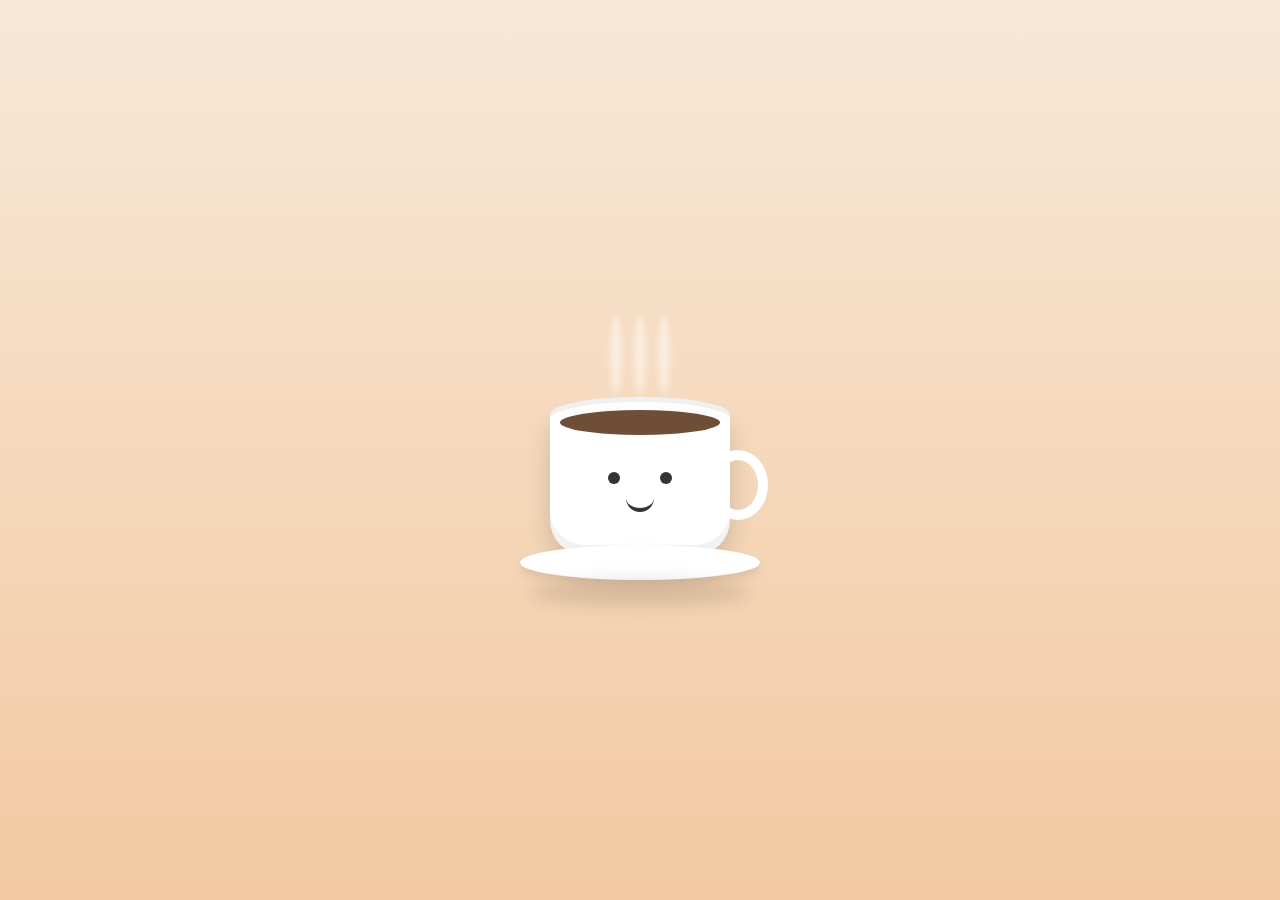
<file: html-css-js/coffee-cup/index.html>
<!DOCTYPE html>
<html lang="en">
<head>
<meta charset="UTF-8" />
<meta name="viewport" content="width=device-width, initial-scale=1.0" />
<title>Cute CSS Coffee Cup</title>

<style>
  * {
    margin: 0;
    padding: 0;
    box-sizing: border-box;
  }

  body {
    height: 100vh;
    display: flex;
    justify-content: center;
    align-items: center;
    background: linear-gradient(to bottom, #f8e8d8, #f2c9a1);
    overflow: hidden;
    font-family: sans-serif;
  }

  .scene {
    position: relative;
    width: 300px;
    height: 350px;
  }

  /* Steam */
  .steam {
    position: absolute;
    top: 40px;
    left: 50%;
    transform: translateX(-50%);
    display: flex;
    gap: 12px;
  }

  .steam span {
    width: 12px;
    height: 80px;
    border-radius: 50%;
    background: rgba(255,255,255,0.5);
    filter: blur(3px);
    animation: steam 3s infinite ease-in-out;
  }

  .steam span:nth-child(2) {
    animation-delay: 0.5s;
  }

  .steam span:nth-child(3) {
    animation-delay: 1s;
  }

  @keyframes steam {
    0% {
      transform: translateY(0) scaleX(1);
      opacity: 0;
    }

    20% {
      opacity: 1;
    }

    50% {
      transform: translateY(-30px) scaleX(1.5);
    }

    100% {
      transform: translateY(-80px) scaleX(2);
      opacity: 0;
    }
  }

  /* Cup */
  .cup {
    position: absolute;
    bottom: 70px;
    left: 50%;
    transform: translateX(-50%);
    width: 180px;
    height: 140px;
    background: #fff;
    border-radius: 0 0 35px 35px;
    box-shadow:
      inset 0 -10px 0 rgba(0,0,0,0.05),
      0 10px 25px rgba(0,0,0,0.15);
  }

  .cup::before {
    content: "";
    position: absolute;
    top: -18px;
    left: 0;
    width: 180px;
    height: 35px;
    background: #fdfdfd;
    border-radius: 50%;
    box-shadow: inset 0 5px 0 rgba(0,0,0,0.05);
  }

  /* Coffee */
  .coffee {
    position: absolute;
    top: -5px;
    left: 10px;
    width: 160px;
    height: 25px;
    background: #6f4e37;
    border-radius: 50%;
  }

  /* Handle */
  .handle {
    position: absolute;
    right: -38px;
    top: 35px;
    width: 60px;
    height: 70px;
    border: 10px solid #fff;
    border-left: 10px solid transparent;
    border-radius: 50%;
  }

  /* Cute Face */
  .face {
    position: absolute;
    width: 100%;
    top: 55px;
    text-align: center;
  }

  .eye {
    width: 12px;
    height: 12px;
    background: #333;
    border-radius: 50%;
    display: inline-block;
    margin: 0 18px;
    animation: blink 4s infinite;
  }

  .mouth {
    width: 28px;
    height: 14px;
    border-bottom: 4px solid #333;
    border-radius: 0 0 20px 20px;
    margin: 10px auto 0;
  }

  @keyframes blink {
    0%, 45%, 100% {
      transform: scaleY(1);
    }

    50% {
      transform: scaleY(0.1);
    }
  }

  /* Saucer */
  .saucer {
    position: absolute;
    bottom: 45px;
    left: 50%;
    transform: translateX(-50%);
    width: 240px;
    height: 35px;
    background: #fff;
    border-radius: 50%;
    box-shadow: 0 5px 10px rgba(0,0,0,0.1);
  }

  .shadow {
    position: absolute;
    bottom: 20px;
    left: 50%;
    transform: translateX(-50%);
    width: 220px;
    height: 25px;
    background: rgba(0,0,0,0.12);
    border-radius: 50%;
    filter: blur(8px);
  }
</style>
</head>

<body>
<div class="scene">
  <div class="steam">
    <span></span>
    <span></span>
    <span></span>
  </div>

  <div class="cup">
    <div class="coffee"></div>

    <div class="face">
      <div>
        <span class="eye"></span>
        <span class="eye"></span>
      </div>
      <div class="mouth"></div>
    </div>

    <div class="handle"></div>
  </div>

  <div class="saucer"></div>
  <div class="shadow"></div>

</div>
</body>
</html>
</file>
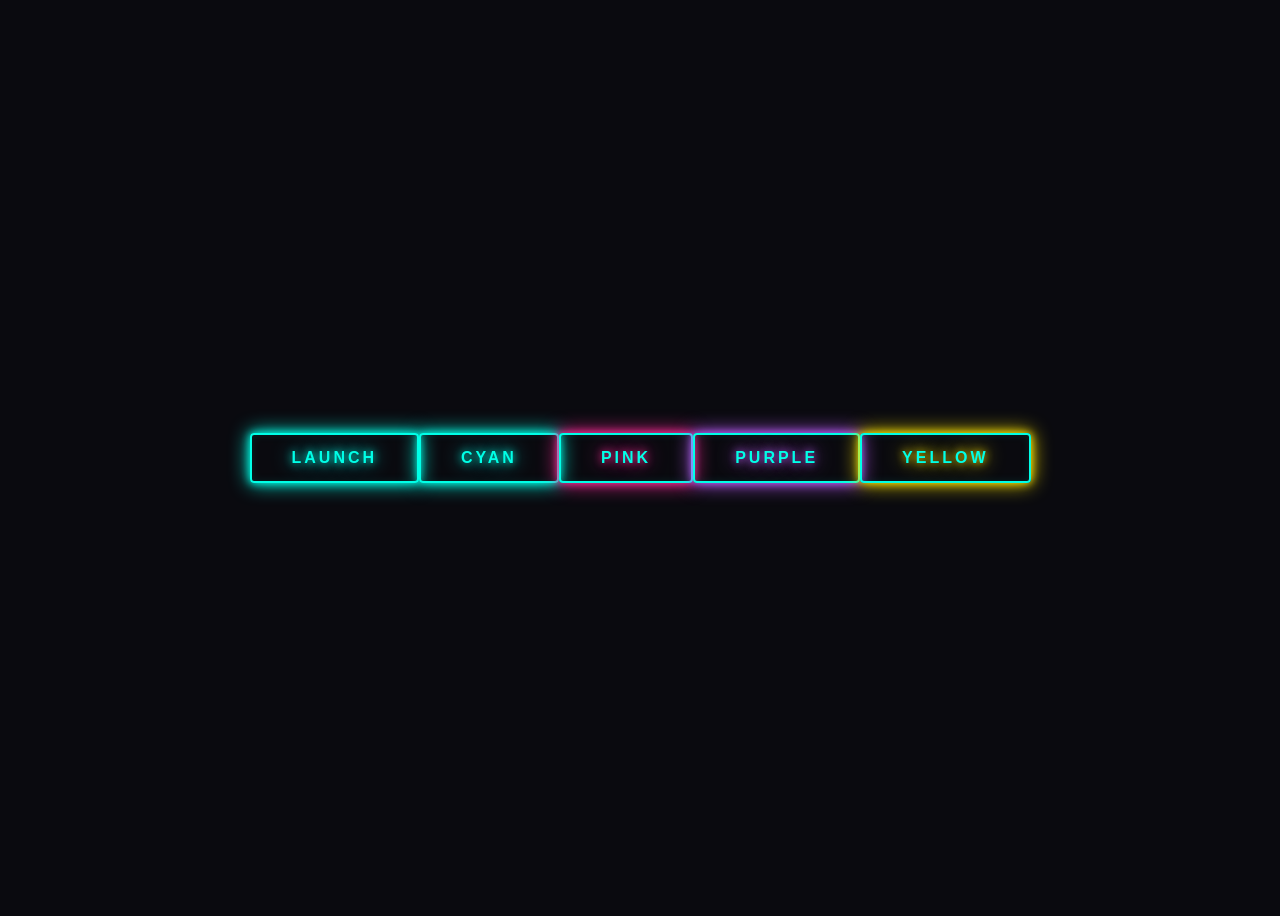
<file: html-css-js/neon-button/index.html>
<!DOCTYPE html>
<html lang="en">
<head>
    <meta charset="UTF-8">
    <meta name="viewport" content="width=device-width, initial-scale=1.0">
    <title>Neon Button</title>
    <link rel="stylesheet" href="styles.css">
    
</head>
<body>
  <button class="btn">Launch</button>   

  <!-- bonus for themeing -->
     <button class="btn btn-cyan">Cyan</button>
    <button class="btn btn-pink">Pink</button>
    <button class="btn btn-purple">Purple</button>
    <button class="btn btn-yellow">Yellow</button>
</body>
</html>
</file>
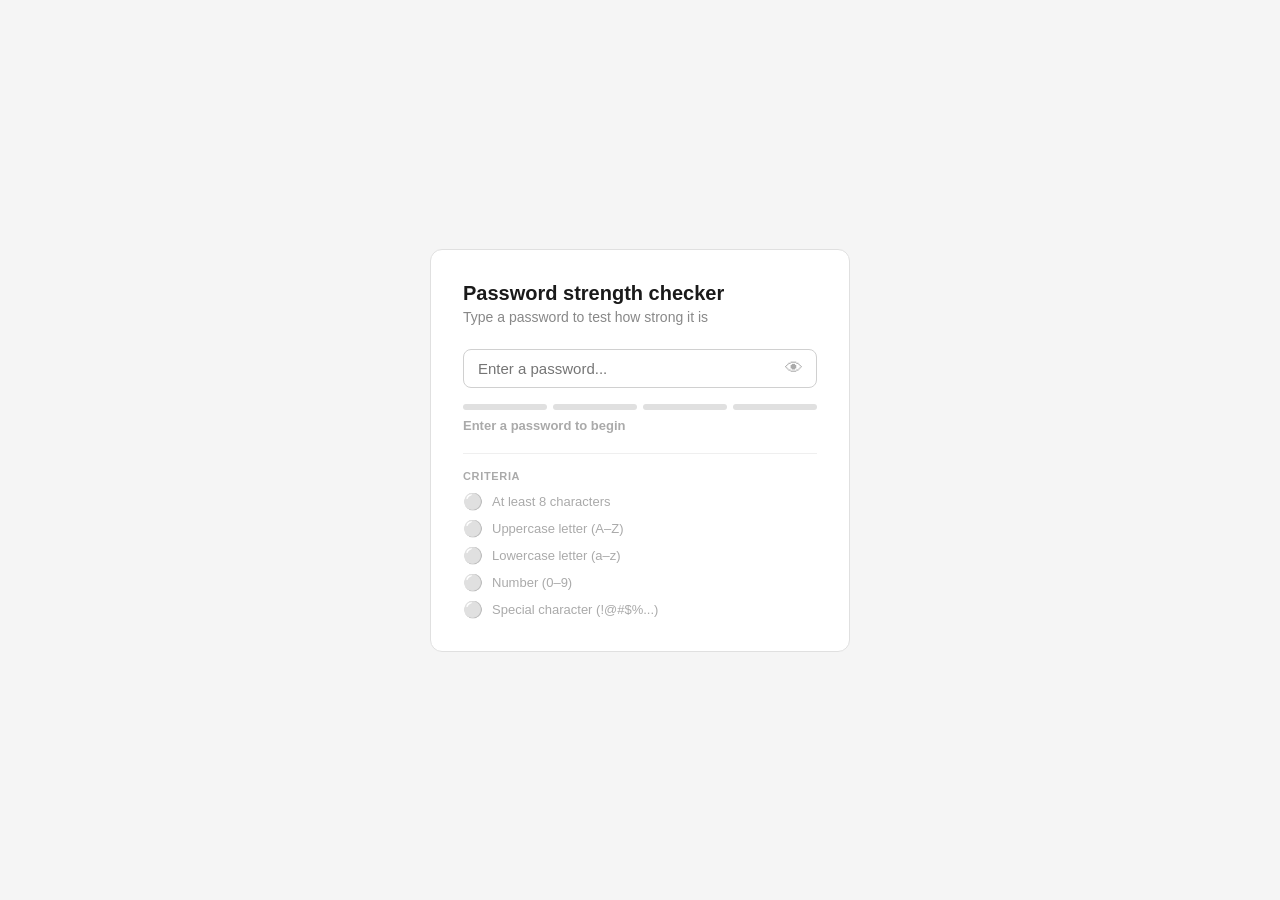
<file: html-css-js/password-strength-checker/index.html>
<!DOCTYPE html>
<html lang="en">

<head>
  <meta charset="UTF-8" />
  <meta name="viewport" content="width=device-width, initial-scale=1.0" />
  <title>Password Strength Checker</title>
  <link rel="stylesheet" href="style.css">

</head>

<body>

  <div class="card">

    <h1>Password strength checker</h1>
    <p class="subtitle">Type a password to test how strong it is</p>

    <!-- INPUT FIELD + SHOW/HIDE TOGGLE -->
    <div class="input-wrapper">
      <input type="password" id="passwordInput" placeholder="Enter a password..." oninput="checkPassword(this.value)" />
      <button class="toggle-btn" onclick="toggleVisibility()" aria-label="Toggle password visibility">
        👁
      </button>

    </div>

    <!-- STRENGTH BAR — 4 coloured segments -->
    <div class="strength-bar">
      <div class="segment" id="seg1"></div>
      <div class="segment" id="seg2"></div>
      <div class="segment" id="seg3"></div>
      <div class="segment" id="seg4"></div>
    </div>

    <!-- LABEL + SCORE -->
    <div class="strength-info">
      <span id="strengthLabel">Enter a password to begin</span>
      <span id="scoreDisplay"></span>
    </div>

    <hr class="divider" />

    <!-- CRITERIA CHECKLIST -->
    <p class="criteria-title">Criteria</p>
    <div class="criteria-list" id="criteriaList">
      <!-- Items are generated by renderCriteria() below -->
    </div>

  </div>

  <script src="script.js"></script>
</body>

</html>
</file>
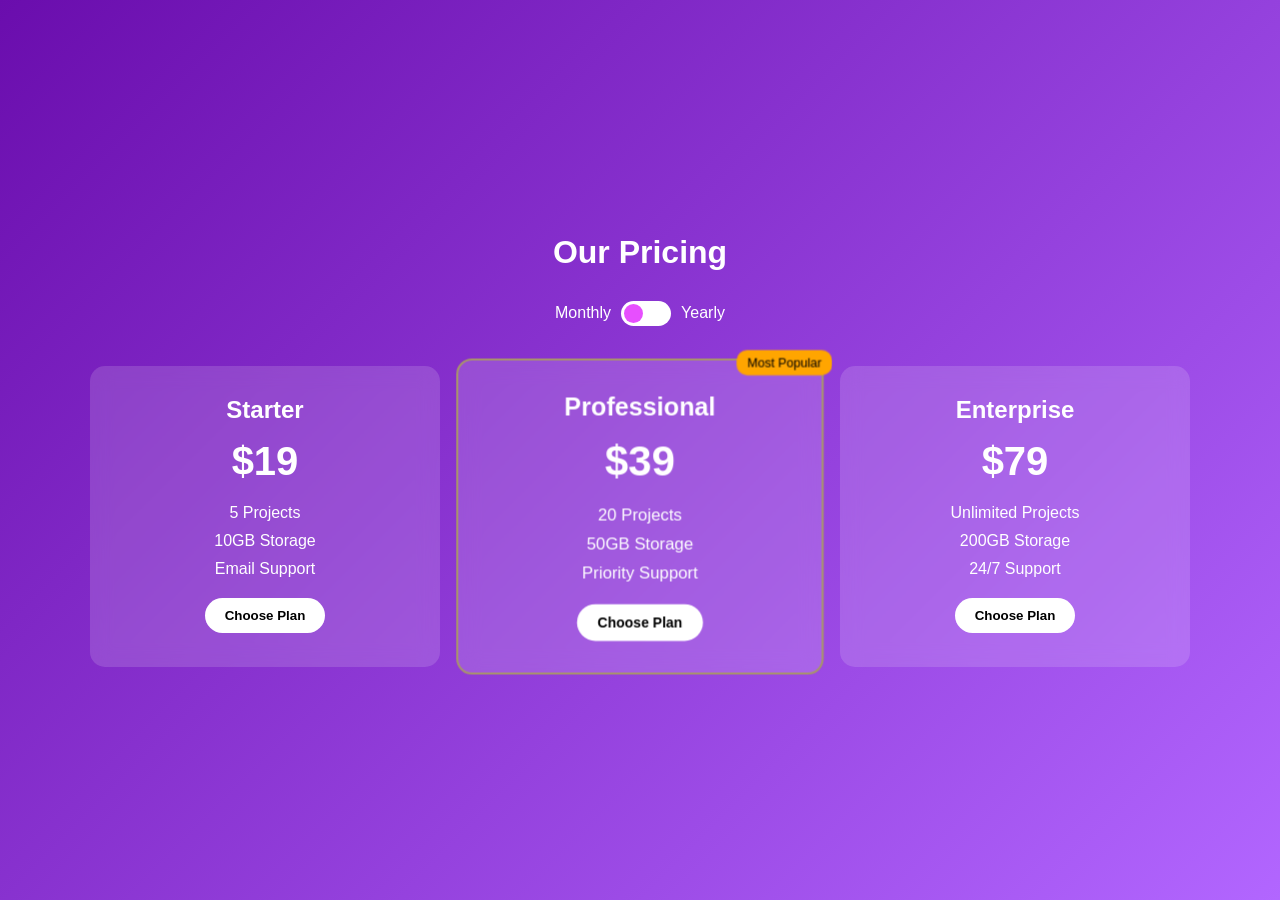
<file: html-css-js/pricing-cards/index.html>
<!DOCTYPE html>
<html lang="en">
<head>
<meta charset="UTF-8">
<meta name="viewport" content="width=device-width, initial-scale=1.0">
<title>Responsive Pricing Cards</title>
<link rel="stylesheet" href="style.css">
</head>

<body>

    <div class="pricing-container">

        <h1 class="title">Our Pricing</h1>

        <div class="toggle-container">
        <span>Monthly</span>

        <label class="switch">
        <input type="checkbox" id="priceToggle">
        <span class="slider"></span>
        </label>

        <span>Yearly</span>
    </div>

<div class="pricing-cards">

    <div class="card">
        <h2>Starter</h2>
        <div class="price" data-month="19" data-year="190">$19</div>
        <ul>
            <li>5 Projects</li>
            <li>10GB Storage</li>
            <li>Email Support</li>
        </ul>
        <button>Choose Plan</button>
    </div>

<div class="card popular">
    <div class="badge">Most Popular</div>
    <h2>Professional</h2>
    <div class="price" data-month="39" data-year="390">$39</div>

    <ul>
        <li>20 Projects</li>
        <li>50GB Storage</li>
        <li>Priority Support</li>
    </ul>

    <button>Choose Plan</button>
</div>

<div class="card">
<h2>Enterprise</h2>
<div class="price" data-month="79" data-year="790">$79</div>

<ul>
<li>Unlimited Projects</li>
<li>200GB Storage</li>
<li>24/7 Support</li>
</ul>

<button>Choose Plan</button>
</div>

</div>
</div>

<script src="script.js"></script>
</body>
</html>
</file>
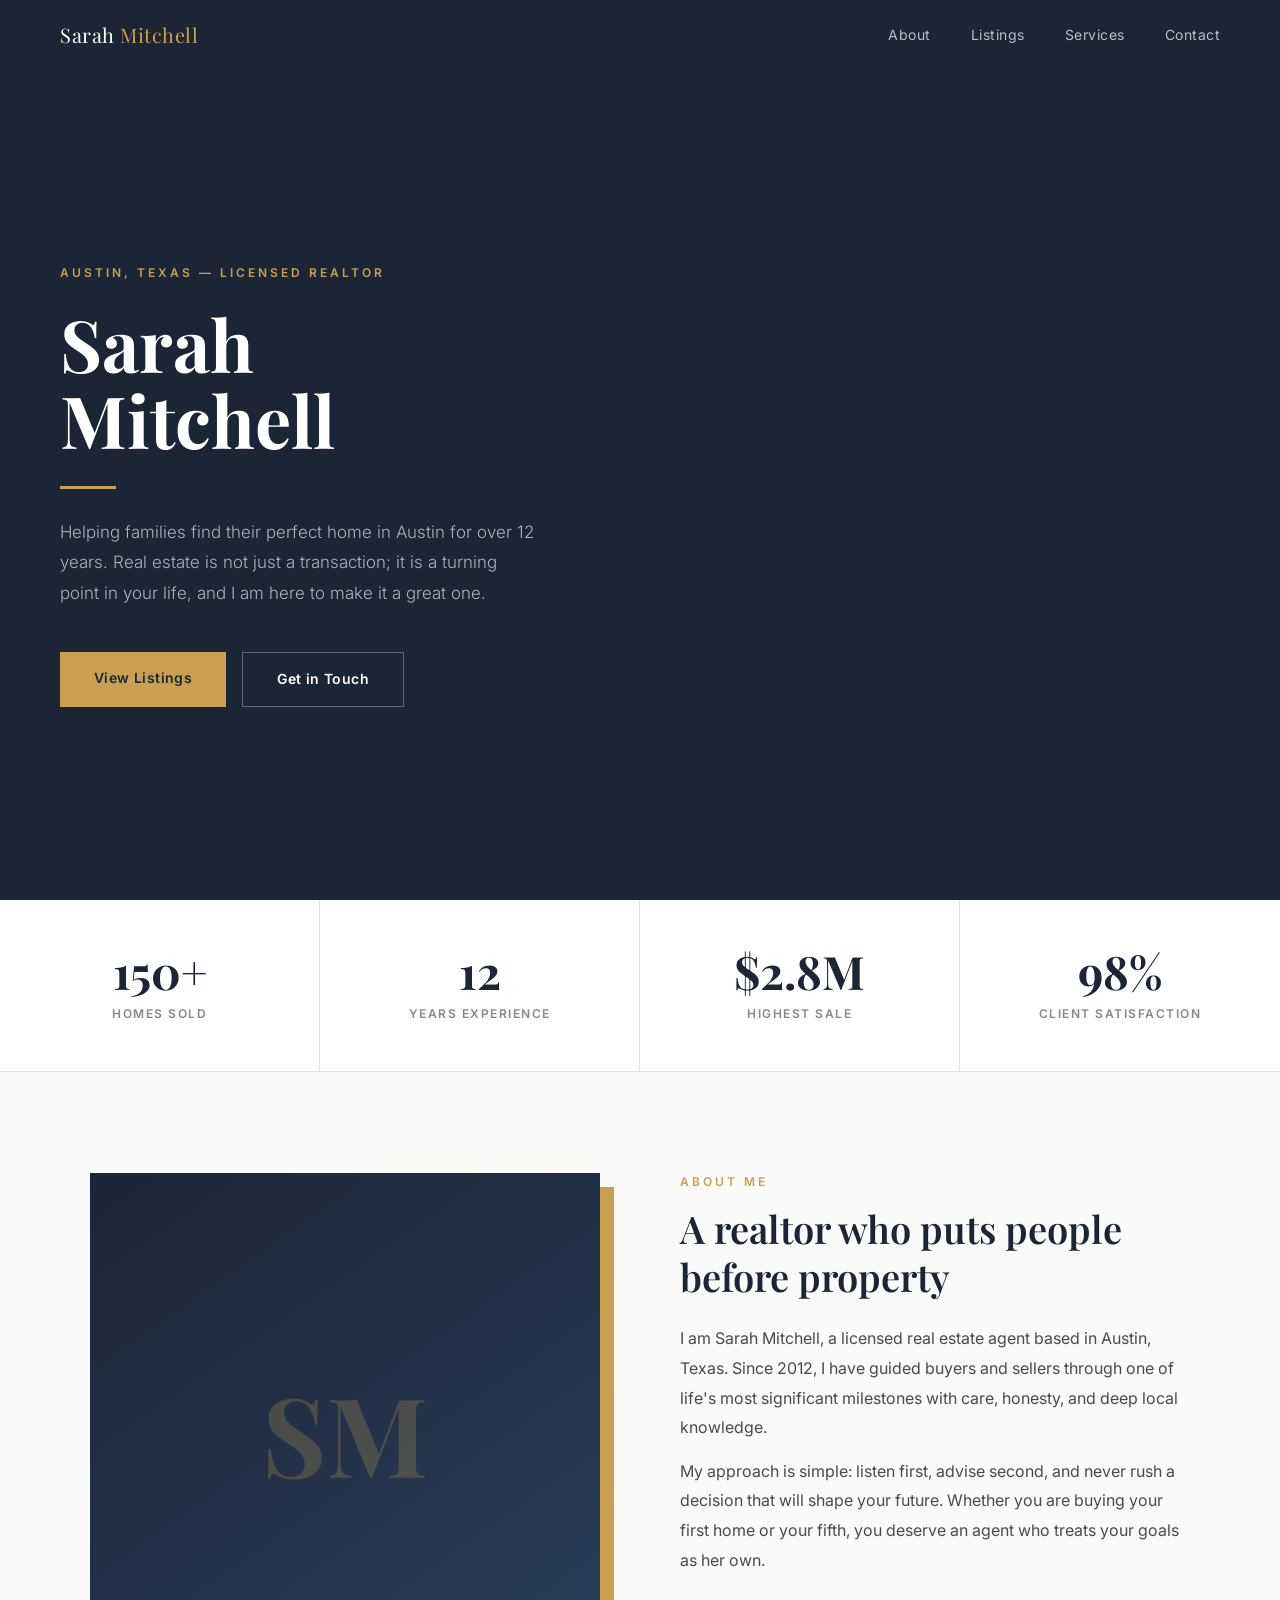
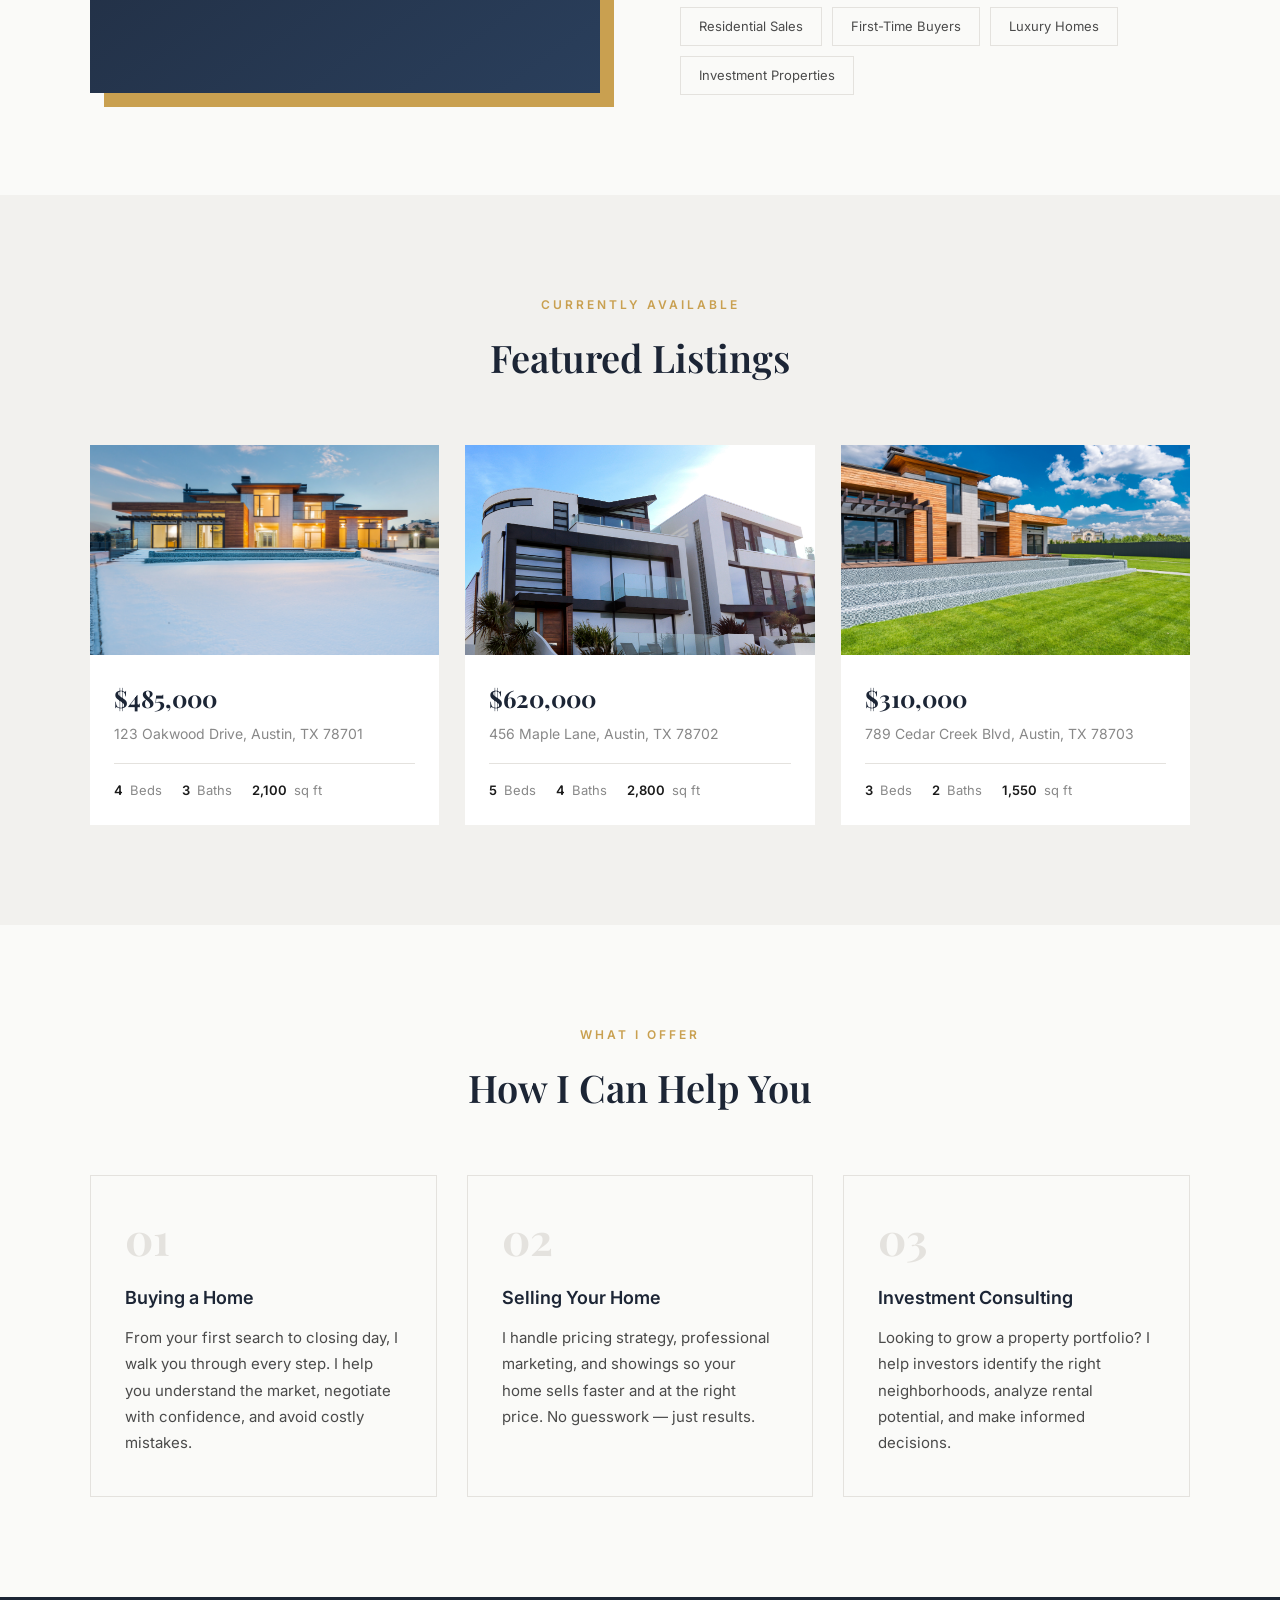
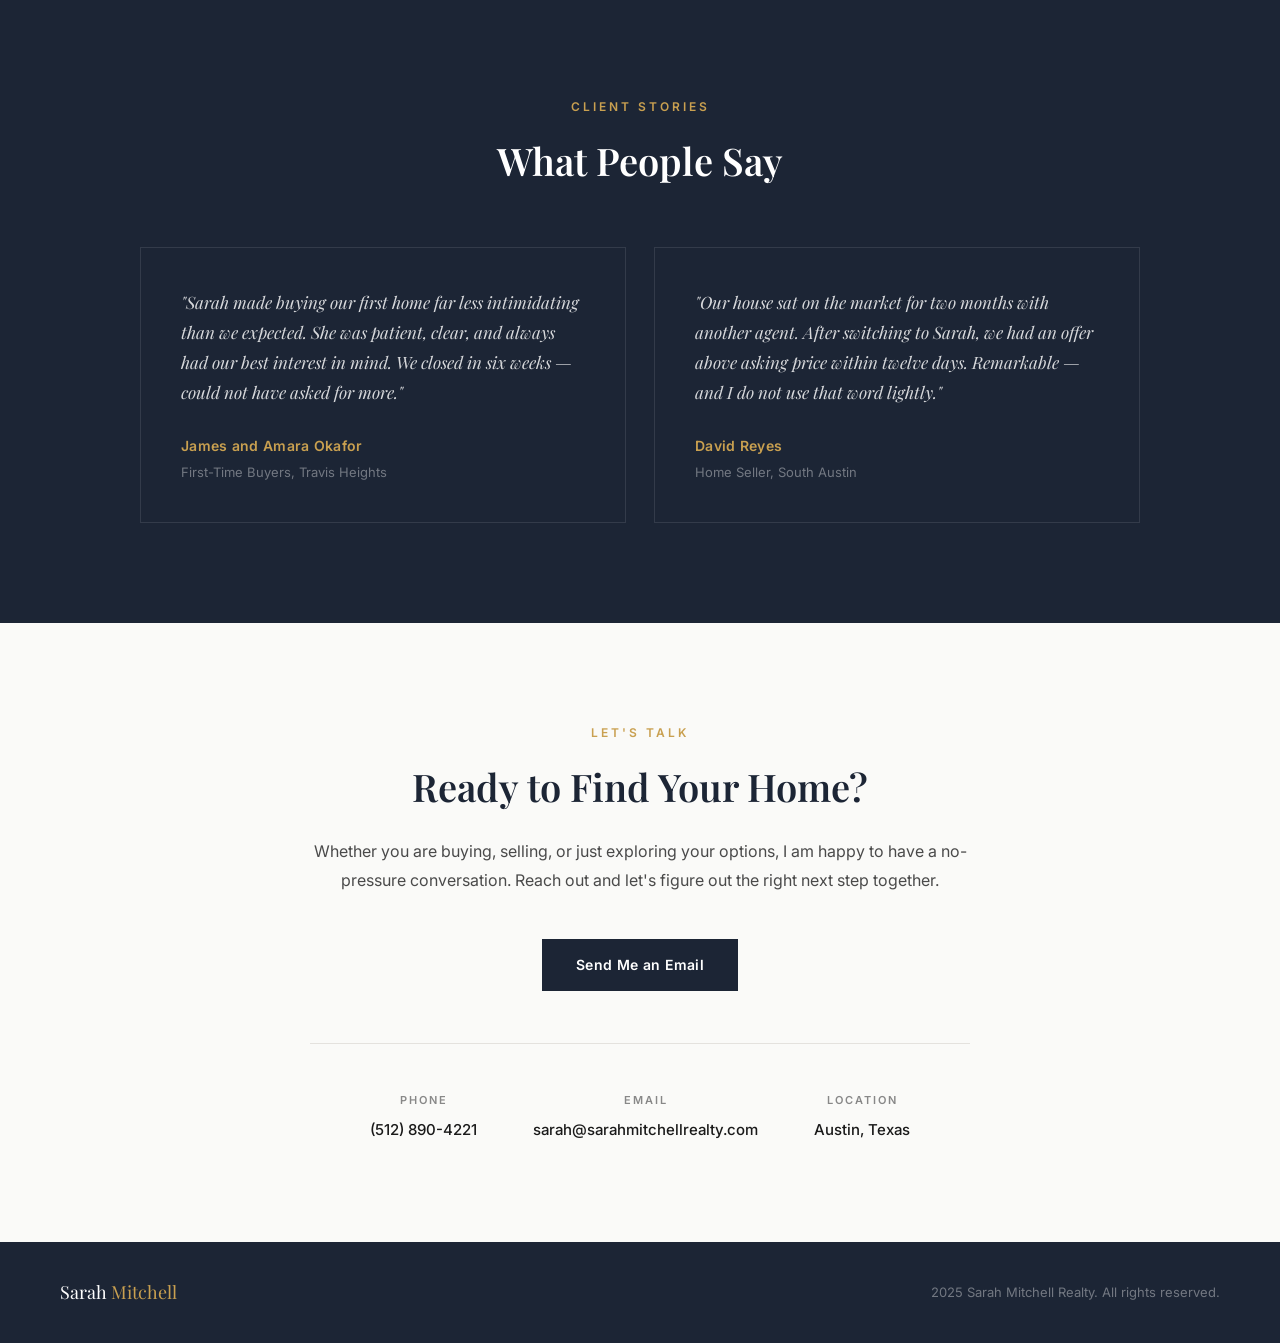
<file: html-css-js/sarah-mitchell-portfolio/index.html>
<!DOCTYPE html>
<html lang="en">
<head>
  <meta charset="UTF-8" />
  <meta name="viewport" content="width=device-width, initial-scale=1.0" />
  <title>Sarah Mitchell | Real Estate Agent</title>
  <link rel="stylesheet" href="style.css">

  <!-- Google Fonts -->
  <link href="https://fonts.googleapis.com/css2?family=Playfair+Display:wght@400;600;700&family=Inter:wght@300;400;500;600&display=swap" rel="stylesheet" />

</head>
<body>

  <!-- ============== NAVIGATION ============== -->
  <nav>
    <div class="nav-logo">Sarah <span>Mitchell</span></div>
    <ul class="nav-links">
      <li><a href="#about">About</a></li>
      <li><a href="#listings">Listings</a></li>
      <li><a href="#services">Services</a></li>
      <li><a href="#contact">Contact</a></li>
    </ul>
  </nav>

  <!-- ============== HERO ============== -->
  <section class="hero" id="home">
    <div class="hero-content">
      <p class="hero-eyebrow">Austin, Texas — Licensed Realtor</p>
      <h1 class="hero-name">Sarah<br>Mitchell</h1>
      <div class="hero-divider"></div>
      <p class="hero-subtitle">
        Helping families find their perfect home in Austin for over 12 years.
        Real estate is not just a transaction; it is a turning point in your life,
        and I am here to make it a great one.
      </p>
      <div class="hero-buttons">
        <a href="#listings" class="btn btn-gold">View Listings</a>
        <a href="#contact" class="btn btn-outline">Get in Touch</a>
      </div>
    </div>
  </section>

  <!-- ============== STATS BAR ============== -->
  <section class="stats">
    <div class="stat-item">
      <div class="stat-number">150+</div>
      <div class="stat-label">Homes Sold</div>
    </div>
    <div class="stat-item">
      <div class="stat-number">12</div>
      <div class="stat-label">Years Experience</div>
    </div>
    <div class="stat-item">
      <div class="stat-number">$2.8M</div>
      <div class="stat-label">Highest Sale</div>
    </div>
    <div class="stat-item">
      <div class="stat-number">98%</div>
      <div class="stat-label">Client Satisfaction</div>
    </div>
  </section>

  <!-- ============== ABOUT ============== -->
  <section class="about-section" id="about">
    <div class="about-inner">

      <!-- Replace this div with an <img> tag in a real project -->
      <div class="about-photo">
        <span class="about-initials">SM</span>
      </div>

      <div class="about-text">
        <p class="about-eyebrow">About Me</p>
        <h2 class="about-title">A realtor who puts people before property</h2>
        <p class="about-body">
          I am Sarah Mitchell, a licensed real estate agent based in Austin, Texas.
          Since 2012, I have guided buyers and sellers through one of life's most
          significant milestones with care, honesty, and deep local knowledge.
        </p>
        <p class="about-body">
          My approach is simple: listen first, advise second, and never rush a
          decision that will shape your future. Whether you are buying your first
          home or your fifth, you deserve an agent who treats your goals as her own.
        </p>
        <div class="about-tags">
          <span class="tag">Residential Sales</span>
          <span class="tag">First-Time Buyers</span>
          <span class="tag">Luxury Homes</span>
          <span class="tag">Investment Properties</span>
        </div>
      </div>

    </div>
  </section>

  <!-- ============== LISTINGS ============== -->
  <section class="listings-section" id="listings">
    <div class="section-header">
      <p class="section-eyebrow">Currently Available</p>
      <h2 class="section-title">Featured Listings</h2>
    </div>

    <div class="listings-grid">

      <div class="listing-card">
        <div class="listing-img green">
          <img src="./images/house-1.jpg" alt="" height="100%" width="100%">
        </div>
        <div class="listing-info">
          <div class="listing-price">$485,000</div>
          <div class="listing-address">123 Oakwood Drive, Austin, TX 78701</div>
          <div class="listing-details">
            <span class="listing-detail"><strong>4</strong> Beds</span>
            <span class="listing-detail"><strong>3</strong> Baths</span>
            <span class="listing-detail"><strong>2,100</strong> sq ft</span>
          </div>
        </div>
      </div>

      <div class="listing-card">
        <div class="listing-img blue">
          <img src="./images/house-2.jpg" alt="" height="100%" width="100%">
        </div>
        <div class="listing-info">
          <div class="listing-price">$620,000</div>
          <div class="listing-address">456 Maple Lane, Austin, TX 78702</div>
          <div class="listing-details">
            <span class="listing-detail"><strong>5</strong> Beds</span>
            <span class="listing-detail"><strong>4</strong> Baths</span>
            <span class="listing-detail"><strong>2,800</strong> sq ft</span>
          </div>
        </div>
      </div>

      <div class="listing-card">
        <div class="listing-img tan">
         <img src="./images/house-3.jpg" alt="" height="100%" width="100%">
        </div>
        <div class="listing-info">
          <div class="listing-price">$310,000</div>
          <div class="listing-address">789 Cedar Creek Blvd, Austin, TX 78703</div>
          <div class="listing-details">
            <span class="listing-detail"><strong>3</strong> Beds</span>
            <span class="listing-detail"><strong>2</strong> Baths</span>
            <span class="listing-detail"><strong>1,550</strong> sq ft</span>
          </div>
        </div>
      </div>

    </div>
  </section>

  <!-- ============== SERVICES ============== -->
  <section class="services-section" id="services">
    <div class="services-inner">
      <div class="section-header">
        <p class="section-eyebrow">What I Offer</p>
        <h2 class="section-title">How I Can Help You</h2>
      </div>
      <div class="services-grid">

        <div class="service-card">
          <div class="service-num">01</div>
          <h3 class="service-title">Buying a Home</h3>
          <p class="service-body">
            From your first search to closing day, I walk you through every step.
            I help you understand the market, negotiate with confidence, and avoid costly mistakes.
          </p>
        </div>

        <div class="service-card">
          <div class="service-num">02</div>
          <h3 class="service-title">Selling Your Home</h3>
          <p class="service-body">
            I handle pricing strategy, professional marketing, and showings so your
            home sells faster and at the right price. No guesswork — just results.
          </p>
        </div>

        <div class="service-card">
          <div class="service-num">03</div>
          <h3 class="service-title">Investment Consulting</h3>
          <p class="service-body">
            Looking to grow a property portfolio? I help investors identify the right
            neighborhoods, analyze rental potential, and make informed decisions.
          </p>
        </div>

      </div>
    </div>
  </section>

  <!-- ============== TESTIMONIALS ============== -->
  <section class="testimonials-section">
    <div class="section-header">
      <p class="section-eyebrow">Client Stories</p>
      <h2 class="section-title">What People Say</h2>
    </div>
    <div class="testimonials-grid">

      <div class="testimonial-card">
        <p class="testimonial-quote">
          "Sarah made buying our first home far less intimidating than we expected.
          She was patient, clear, and always had our best interest in mind.
          We closed in six weeks — could not have asked for more."
        </p>
        <div class="testimonial-author">James and Amara Okafor</div>
        <div class="testimonial-place">First-Time Buyers, Travis Heights</div>
      </div>

      <div class="testimonial-card">
        <p class="testimonial-quote">
          "Our house sat on the market for two months with another agent.
          After switching to Sarah, we had an offer above asking price within
          twelve days. Remarkable — and I do not use that word lightly."
        </p>
        <div class="testimonial-author">David Reyes</div>
        <div class="testimonial-place">Home Seller, South Austin</div>
      </div>

    </div>
  </section>

  <!-- ============== CONTACT ============== -->
  <section class="contact-section" id="contact">
    <div class="contact-inner">
      <p class="section-eyebrow">Let's Talk</p>
      <h2 class="section-title" style="margin-bottom: 20px;">Ready to Find Your Home?</h2>
      <p class="contact-body">
        Whether you are buying, selling, or just exploring your options, I am happy
        to have a no-pressure conversation. Reach out and let's figure out the right
        next step together.
      </p>
      <a href="mailto:sarah@sarahmitchellrealty.com" class="btn btn-dark">
        Send Me an Email
      </a>
      <div class="contact-details">
        <div>
          <div class="contact-detail-label">Phone</div>
          <div class="contact-detail-value">(512) 890-4221</div>
        </div>
        <div>
          <div class="contact-detail-label">Email</div>
          <div class="contact-detail-value">sarah@sarahmitchellrealty.com</div>
        </div>
        <div>
          <div class="contact-detail-label">Location</div>
          <div class="contact-detail-value">Austin, Texas</div>
        </div>
      </div>
    </div>
  </section>

  <!-- ============== FOOTER ============== -->
  <footer>
    <div class="footer-logo">Sarah <span>Mitchell</span></div>
    <div class="footer-copy">2025 Sarah Mitchell Realty. All rights reserved.</div>
  </footer>

</body>
</html>
</file>
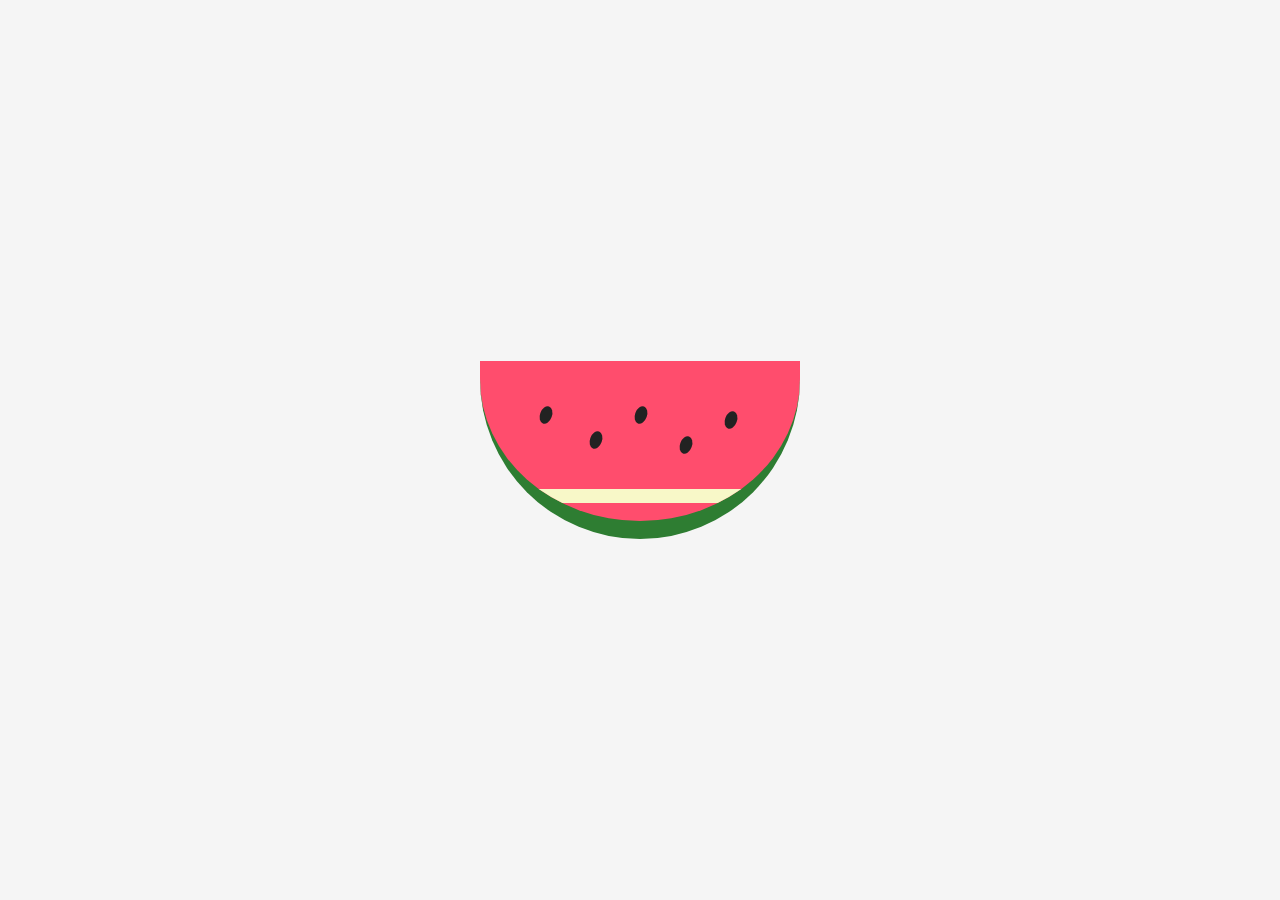
<file: html-css-js/watermelon-slice/index.html>
<!DOCTYPE html>
<html lang="en">
<head>
  <meta charset="UTF-8" />
  <meta name="viewport" content="width=device-width, initial-scale=1.0"/>
  <title>CSS Watermelon Slice</title>
  <style>
    body {
      margin: 0;
      height: 100vh;
      display: flex;
      justify-content: center;
      align-items: center;
      background: #f5f5f5;
    }

    .watermelon {
      position: relative;
      width: 320px;
      height: 160px;
      background: #ff4d6d;
      border-radius: 0 0 160px 160px;
      overflow: hidden;
      border-bottom: 18px solid #2e7d32;
    }

    .watermelon::before {
      content: "";
      position: absolute;
      bottom: 18px;
      left: 0;
      width: 100%;
      height: 14px;
      background: #f8f8c8;
    }

    .seed {
      position: absolute;
      width: 12px;
      height: 18px;
      background: #222;
      border-radius: 50% 50% 50% 50%;
      transform: rotate(20deg);
    }

    /* Seed Positions */
    .s1 { top: 45px; left: 60px; }
    .s2 { top: 70px; left: 110px; }
    .s3 { top: 45px; left: 155px; }
    .s4 { top: 75px; left: 200px; }
    .s5 { top: 50px; left: 245px; }
  </style>
</head>
<body>

  <div class="watermelon">
    <div class="seed s1"></div>
    <div class="seed s2"></div>
    <div class="seed s3"></div>
    <div class="seed s4"></div>
    <div class="seed s5"></div>
  </div>

</body>
</html>
</file>
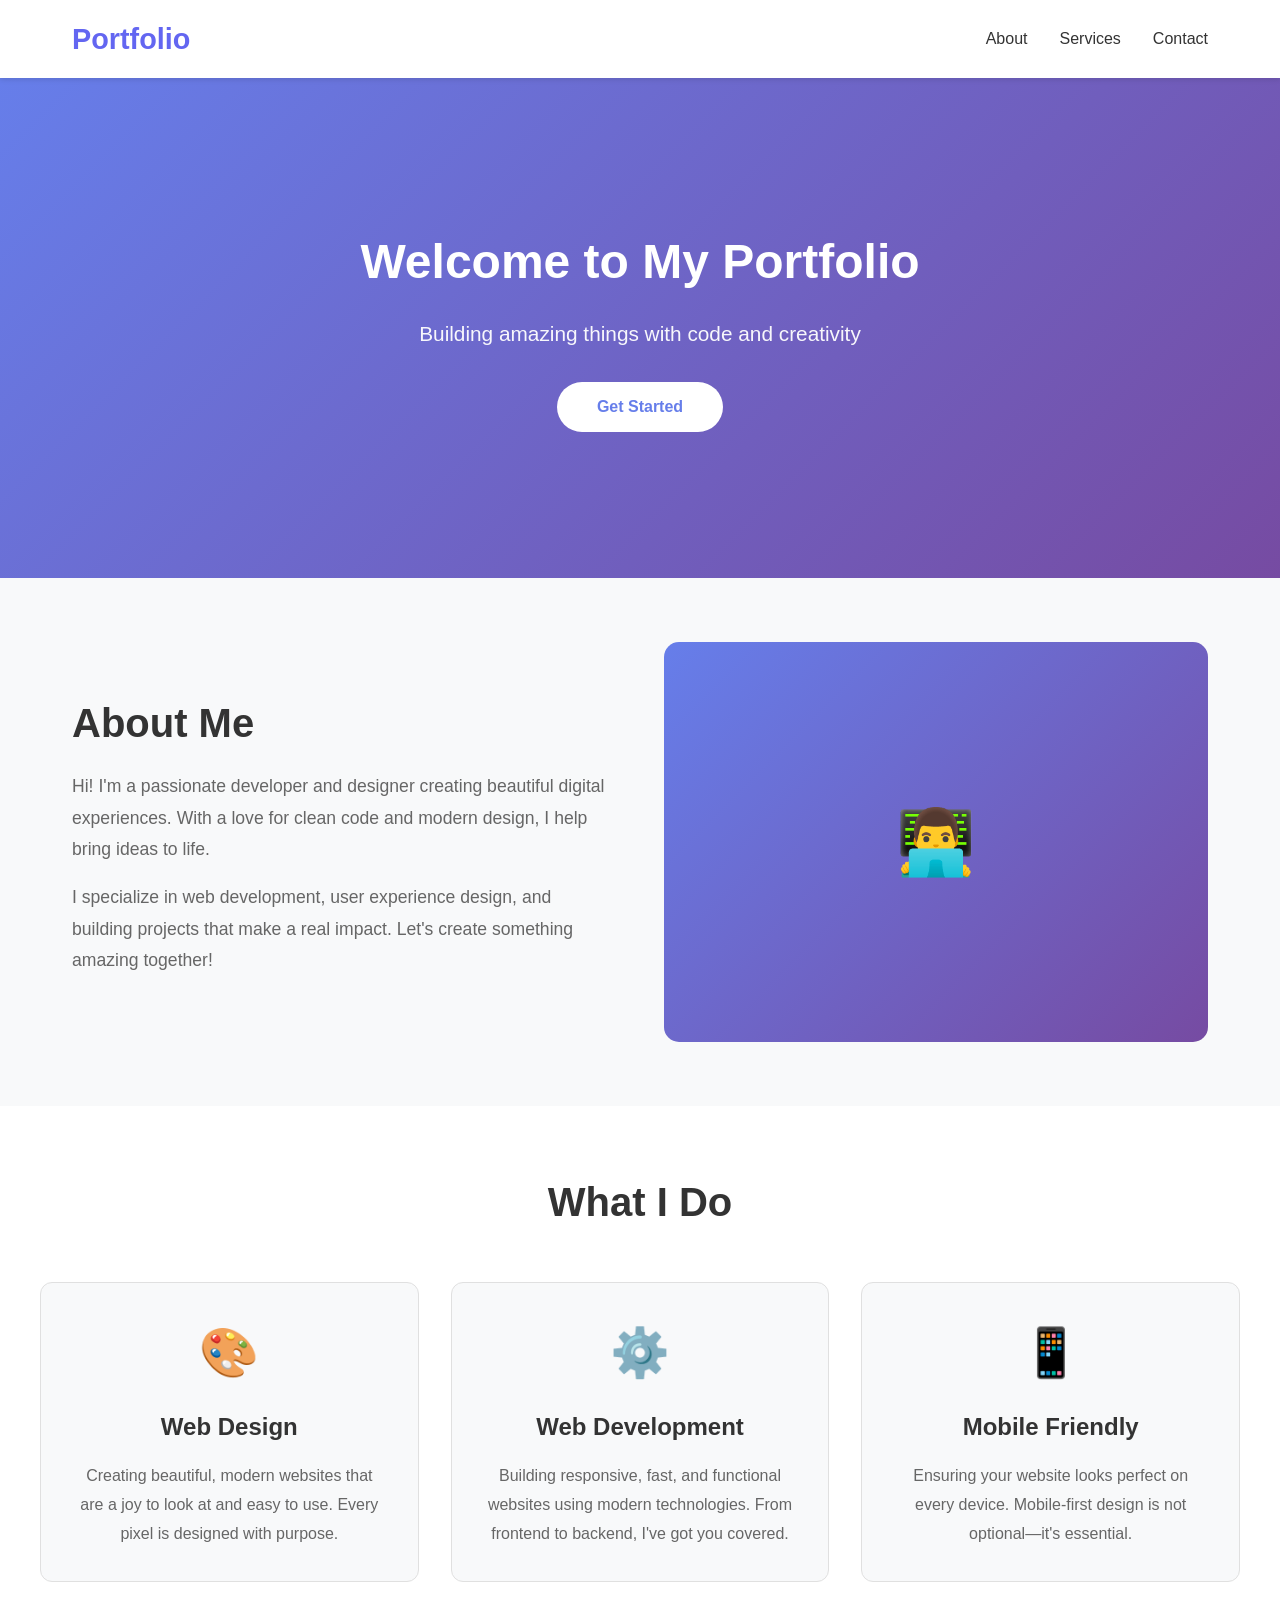
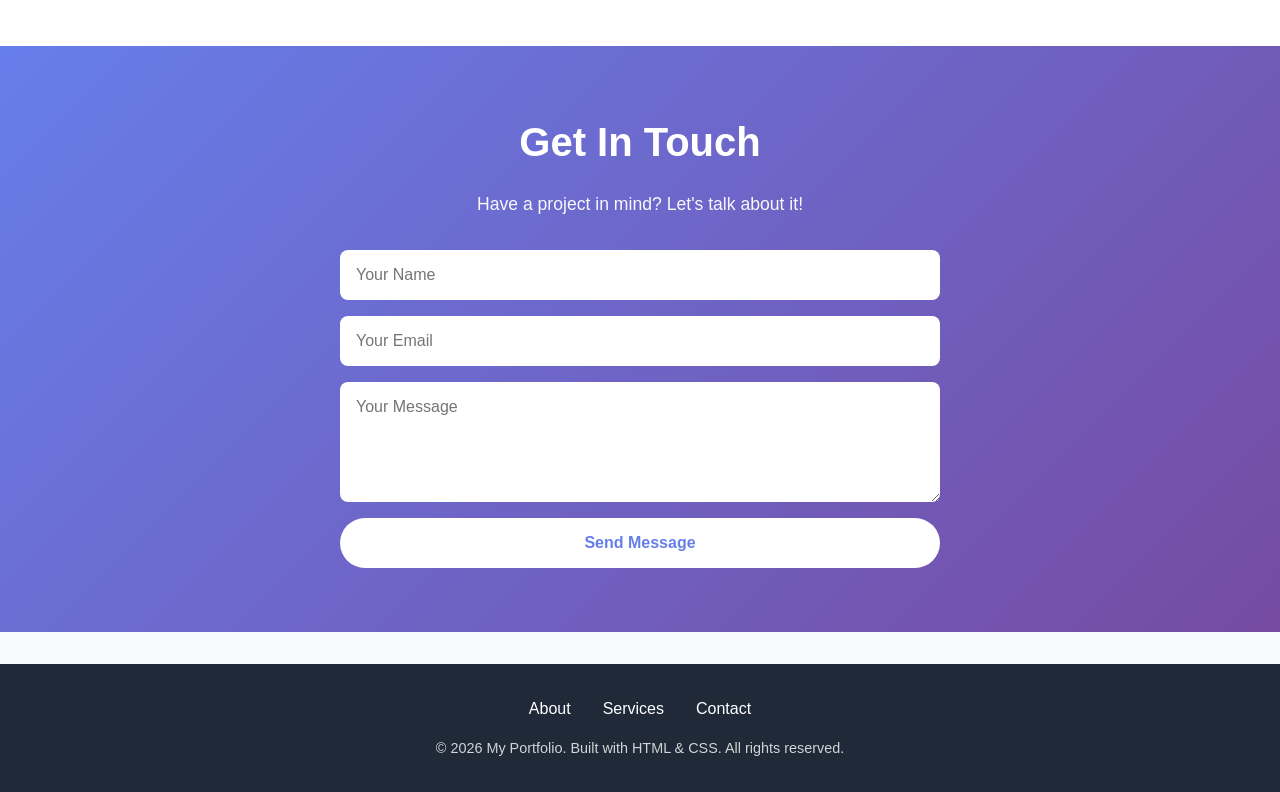
<file: html-css-js/portfolio-website/portfolio-website.html>
<!DOCTYPE html>
<html lang="en">
<head>
    <meta charset="UTF-8">
    <meta name="viewport" content="width=device-width, initial-scale=1.0">
    <title>My Portfolio - Welcome to My World</title>
    <link rel="stylesheet" href="styles.css">
   
</head>
<body>

    <!-- NAVIGATION BAR -->
    <nav>
        <div class="nav-container">
            <a href="#" class="logo">Portfolio</a>
            <ul class="nav-links">
                <li><a href="#about">About</a></li>
                <li><a href="#services">Services</a></li>
                <li><a href="#contact">Contact</a></li>
            </ul>
        </div>
    </nav>

    <!-- HERO SECTION-->
    <section class="hero">
        <div class="hero-content">
            <h1>Welcome to My Portfolio</h1>
            <p>Building amazing things with code and creativity</p>
            <button class="cta-button">Get Started</button>
        </div>
    </section>

    <!-- ABOUT SECTION -->
    <section class="about" id="about">
        <div class="about-text">
            <h2>About Me</h2>
            <p>
                Hi! I'm a passionate developer and designer creating beautiful digital experiences. 
                With a love for clean code and modern design, I help bring ideas to life.
            </p>
            <p>
                I specialize in web development, user experience design, and building projects that 
                make a real impact. Let's create something amazing together!
            </p>
        </div>
        <div class="about-image">👨‍💻</div>
    </section>

    <!-- SERVICES/FEATURES SECTION -->
    <section class="services" id="services">
        <div class="services-container">
            <h2>What I Do</h2>
            <div class="services-grid">
                
                <!-- Service Card 1 -->
                <div class="service-card">
                    <div class="service-icon">🎨</div>
                    <h3>Web Design</h3>
                    <p>
                        Creating beautiful, modern websites that are a joy to look at and easy to use. 
                        Every pixel is designed with purpose.
                    </p>
                </div>

                <!-- Service Card 2 -->
                <div class="service-card">
                    <div class="service-icon">⚙️</div>
                    <h3>Web Development</h3>
                    <p>
                        Building responsive, fast, and functional websites using modern technologies. 
                        From frontend to backend, I've got you covered.
                    </p>
                </div>

                <!-- Service Card 3 -->
                <div class="service-card">
                    <div class="service-icon">📱</div>
                    <h3>Mobile Friendly</h3>
                    <p>
                        Ensuring your website looks perfect on every device. Mobile-first design 
                        is not optional—it's essential.
                    </p>
                </div>

            </div>
        </div>
    </section>

    <!-- CONTACT SECTION-->
    <section class="contact" id="contact">
        <div class="contact-container">
            <h2>Get In Touch</h2>
            <p>Have a project in mind? Let's talk about it!</p>
            <form class="contact-form">
                <input type="text" placeholder="Your Name" required>
                <input type="email" placeholder="Your Email" required>
                <textarea placeholder="Your Message" required></textarea>
                <button type="submit">Send Message</button>
            </form>
        </div>
    </section>

    <!-- FOOTER -->
    <footer>
        <div class="footer-content">
            <div class="footer-links">
                <a href="#about">About</a>
                <a href="#services">Services</a>
                <a href="#contact">Contact</a>
            </div>
            <p class="footer-text">
                © 2026 My Portfolio. Built with HTML & CSS. All rights reserved.
            </p>
        </div>
    </footer>
</body>
</html>
</file>
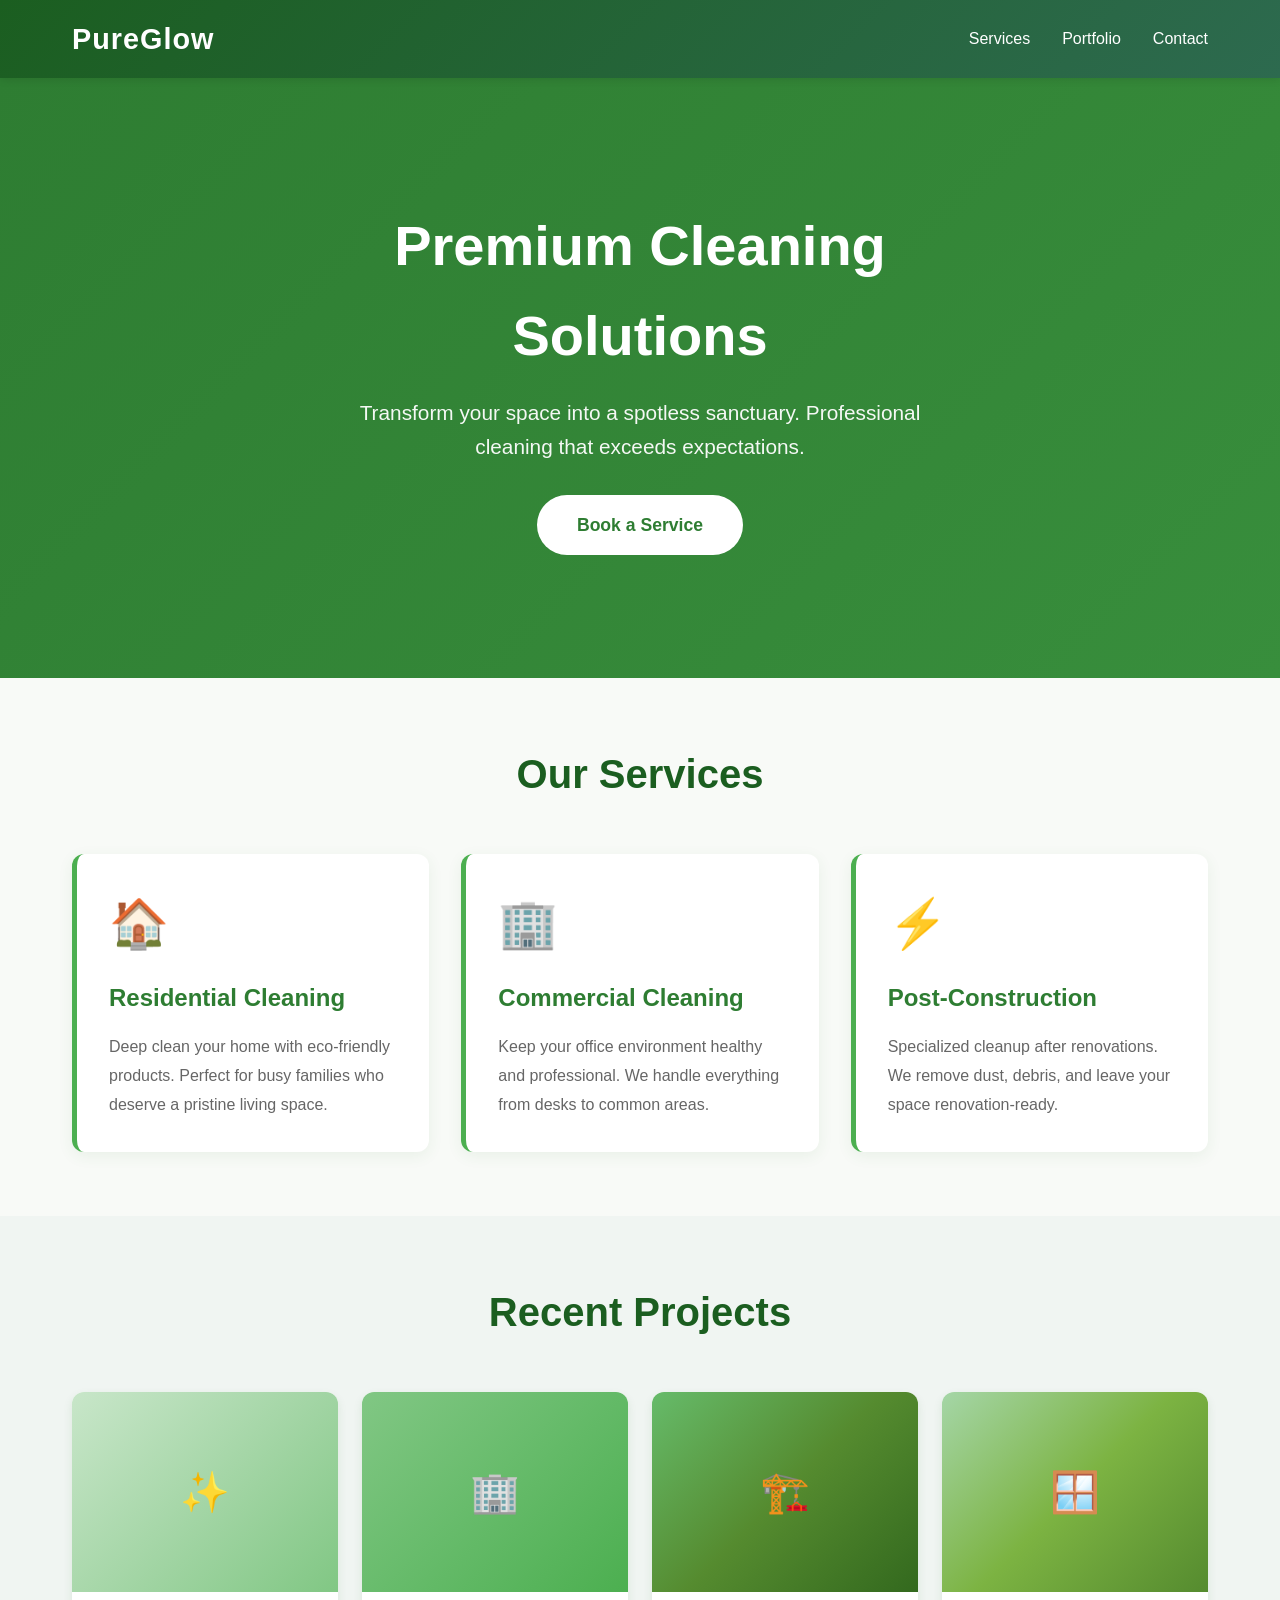
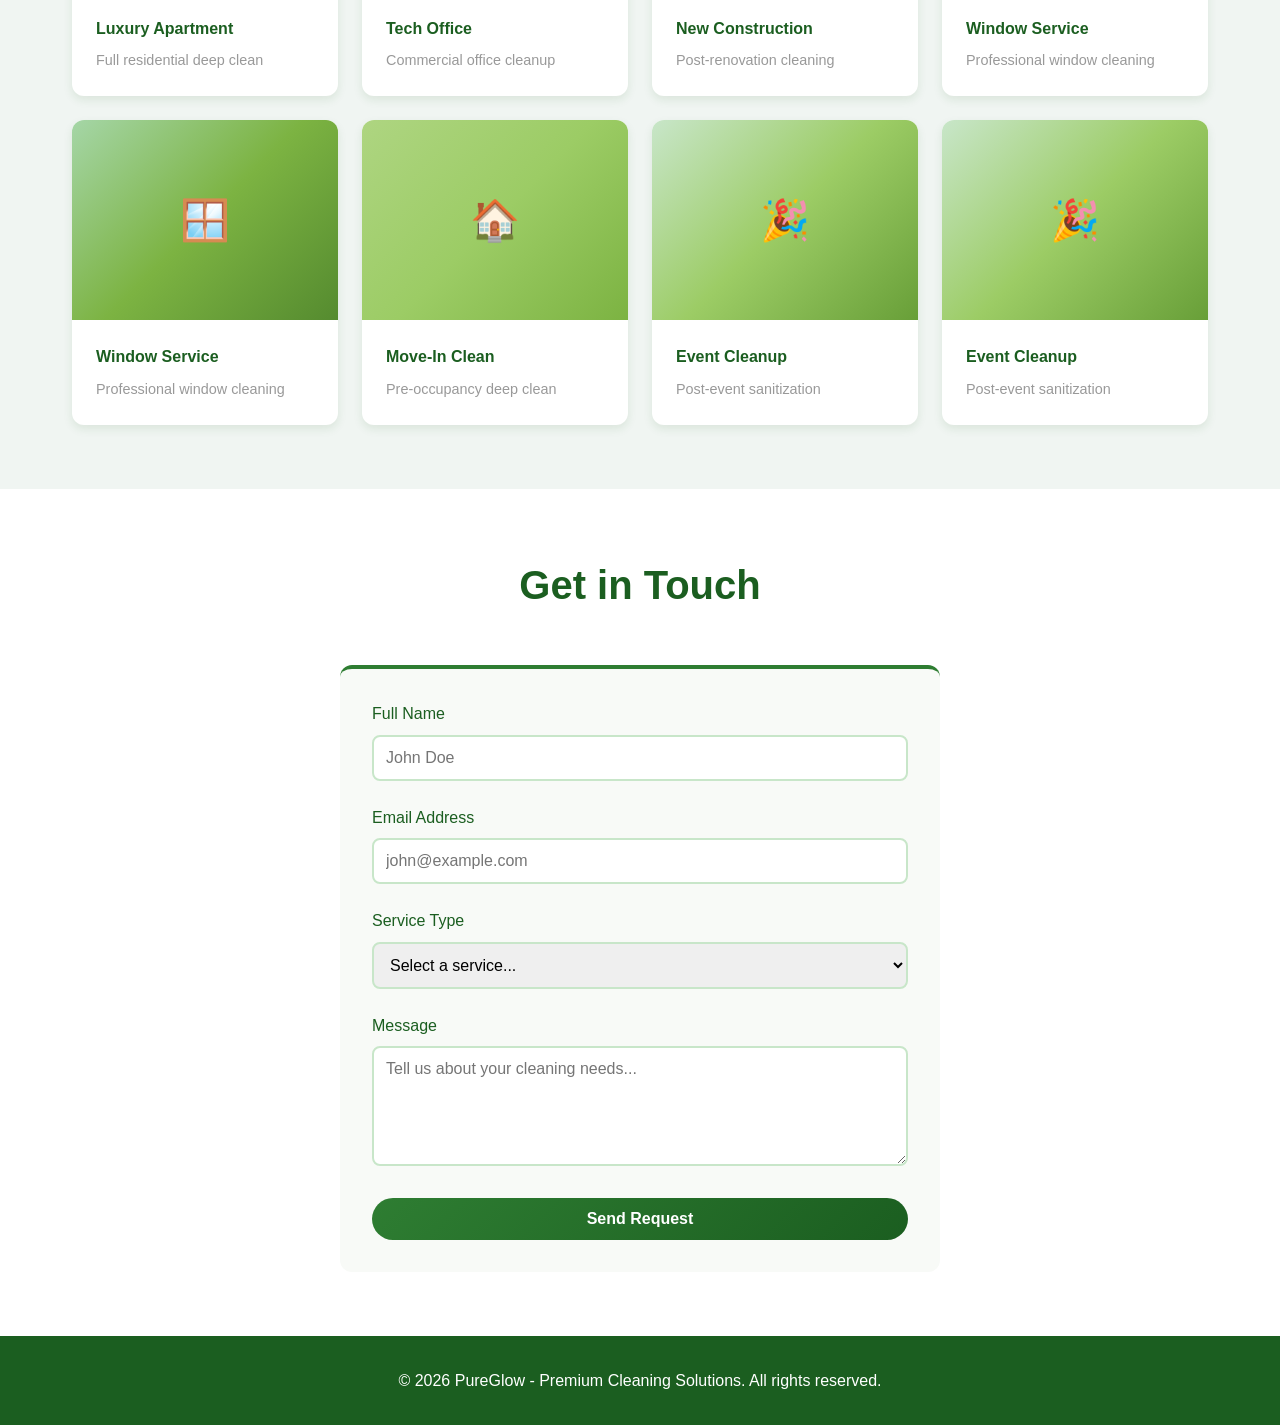
<file: html-css-js/pureglow-cleaning/pureglow_green_portfolio.html>
<!DOCTYPE html>
<html lang="en">
<head>
    <meta charset="UTF-8">
    <meta name="viewport" content="width=device-width, initial-scale=1.0">
    <title>PureGlow - Premium Cleaning Solutions</title>
    <link rel="stylesheet" href="styles.css">
</head>
<body>
    <header>
        <nav>
            <div class="logo">PureGlow</div>
            <ul>
                <a href="#services">Services</a>
                <a href="#portfolio">Portfolio</a>
                <a href="#contact">Contact</a>
            </ul>
        </nav>
    </header>

    <section class="hero">
        <div class="hero-content">
            <h1>Premium Cleaning Solutions</h1>
            <p>Transform your space into a spotless sanctuary. Professional cleaning that exceeds expectations.</p>
            <a href="#contact" class="cta-button">Book a Service</a>
        </div>
    </section>

    <section id="services" class="container">
        <h2>Our Services</h2>
        <div class="services">
            <div class="service-card">
                <div class="icon">🏠</div>
                <h3>Residential Cleaning</h3>
                <p>Deep clean your home with eco-friendly products. Perfect for busy families who deserve a pristine living space.</p>
            </div>
            <div class="service-card">
                <div class="icon">🏢</div>
                <h3>Commercial Cleaning</h3>
                <p>Keep your office environment healthy and professional. We handle everything from desks to common areas.</p>
            </div>
            <div class="service-card">
                <div class="icon">⚡</div>
                <h3>Post-Construction</h3>
                <p>Specialized cleanup after renovations. We remove dust, debris, and leave your space renovation-ready.</p>
            </div>
        </div>
    </section>

    <section id="portfolio" class="portfolio">
        <div class="container">
            <h2>Recent Projects</h2>
            <div class="gallery">
                <div class="gallery-item">
                    <div class="gallery-img apt">✨</div>
                    <div class="gallery-info">
                        <h4>Luxury Apartment</h4>
                        <p>Full residential deep clean</p>
                    </div>
                </div>
                <div class="gallery-item">
                    <div class="gallery-img office">🏢</div>
                    <div class="gallery-info">
                        <h4>Tech Office</h4>
                        <p>Commercial office cleanup</p>
                    </div>
                </div>
                <div class="gallery-item">
                    <div class="gallery-img construction">🏗️</div>
                    <div class="gallery-info">
                        <h4>New Construction</h4>
                        <p>Post-renovation cleaning</p>
                    </div>
                </div>
                <div class="gallery-item">
                    <div class="gallery-img window">🪟</div>
                    <div class="gallery-info">
                        <h4>Window Service</h4>
                        <p>Professional window cleaning</p>
                    </div>
                </div>
                 <div class="gallery-item">
                    <div class="gallery-img window">🪟</div>
                    <div class="gallery-info">
                        <h4>Window Service</h4>
                        <p>Professional window cleaning</p>
                    </div>
                </div>
                <div class="gallery-item">
                    <div class="gallery-img move">🏠</div>
                    <div class="gallery-info">
                        <h4>Move-In Clean</h4>
                        <p>Pre-occupancy deep clean</p>
                    </div>
                </div>
                <div class="gallery-item">
                    <div class="gallery-img event">🎉</div>
                    <div class="gallery-info">
                        <h4>Event Cleanup</h4>
                        <p>Post-event sanitization</p>
                    </div>
                </div>
                <div class="gallery-item">
                    <div class="gallery-img event">🎉</div>
                    <div class="gallery-info">
                        <h4>Event Cleanup</h4>
                        <p>Post-event sanitization</p>
                    </div>
                </div>
            </div>
        </div>
    </section>

    <section id="contact" class="form-section">
        <div class="container">
            <h2>Get in Touch</h2>
            <form class="contact-form" id="contactForm">
                <div class="success" id="successMessage">Thanks for reaching out! We'll contact you soon.</div>
                
                <div class="form-group">
                    <label for="name">Full Name</label>
                    <input type="text" id="name" placeholder="John Doe" required>
                    <div class="error" id="nameError"></div>
                </div>

                <div class="form-group">
                    <label for="email">Email Address</label>
                    <input type="email" id="email" placeholder="john@example.com" required>
                    <div class="error" id="emailError"></div>
                </div>

                <div class="form-group">
                    <label for="service">Service Type</label>
                    <select id="service" required>
                        <option>Select a service...</option>
                        <option>Residential Cleaning</option>
                        <option>Commercial Cleaning</option>
                        <option>Post-Construction</option>
                        <option>Window & Carpet</option>
                    </select>
                </div>

                <div class="form-group">
                    <label for="message">Message</label>
                    <textarea id="message" placeholder="Tell us about your cleaning needs..." required></textarea>
                    <div class="error" id="messageError"></div>
                </div>

                <button type="submit" class="submit-btn">Send Request</button>
            </form>
        </div>
    </section>

    <footer>
        <p>&copy; 2026 PureGlow - Premium Cleaning Solutions. All rights reserved.</p>
    </footer>

    <script>
        const form = document.getElementById('contactForm');
        const successMessage = document.getElementById('successMessage');

        form.addEventListener('submit', function(e) {
            e.preventDefault();

            const name = document.getElementById('name').value.trim();
            const email = document.getElementById('email').value.trim();
            const message = document.getElementById('message').value.trim();

            let isValid = true;

            document.getElementById('nameError').textContent = '';
            document.getElementById('emailError').textContent = '';
            document.getElementById('messageError').textContent = '';

            if (name.length < 2) {
                document.getElementById('nameError').textContent = 'Please enter a valid name';
                isValid = false;
            }

            const emailRegex = /^[^\s@]+@[^\s@]+\.[^\s@]+$/;
            if (!emailRegex.test(email)) {
                document.getElementById('emailError').textContent = 'Please enter a valid email address';
                isValid = false;
            }

            if (message.length < 10) {
                document.getElementById('messageError').textContent = 'Message must be at least 10 characters';
                isValid = false;
            }

            if (isValid) {
                successMessage.style.display = 'block';
                form.reset();
                setTimeout(() => {
                    successMessage.style.display = 'none';
                }, 5000);
            }
        });

        document.querySelectorAll('a[href^="#"]').forEach(anchor => {
            anchor.addEventListener('click', function (e) {
                e.preventDefault();
                const target = document.querySelector(this.getAttribute('href'));
                if (target) {
                    target.scrollIntoView({ behavior: 'smooth' });
                }
            });
        });
    </script>
</body>
</html>
</file>
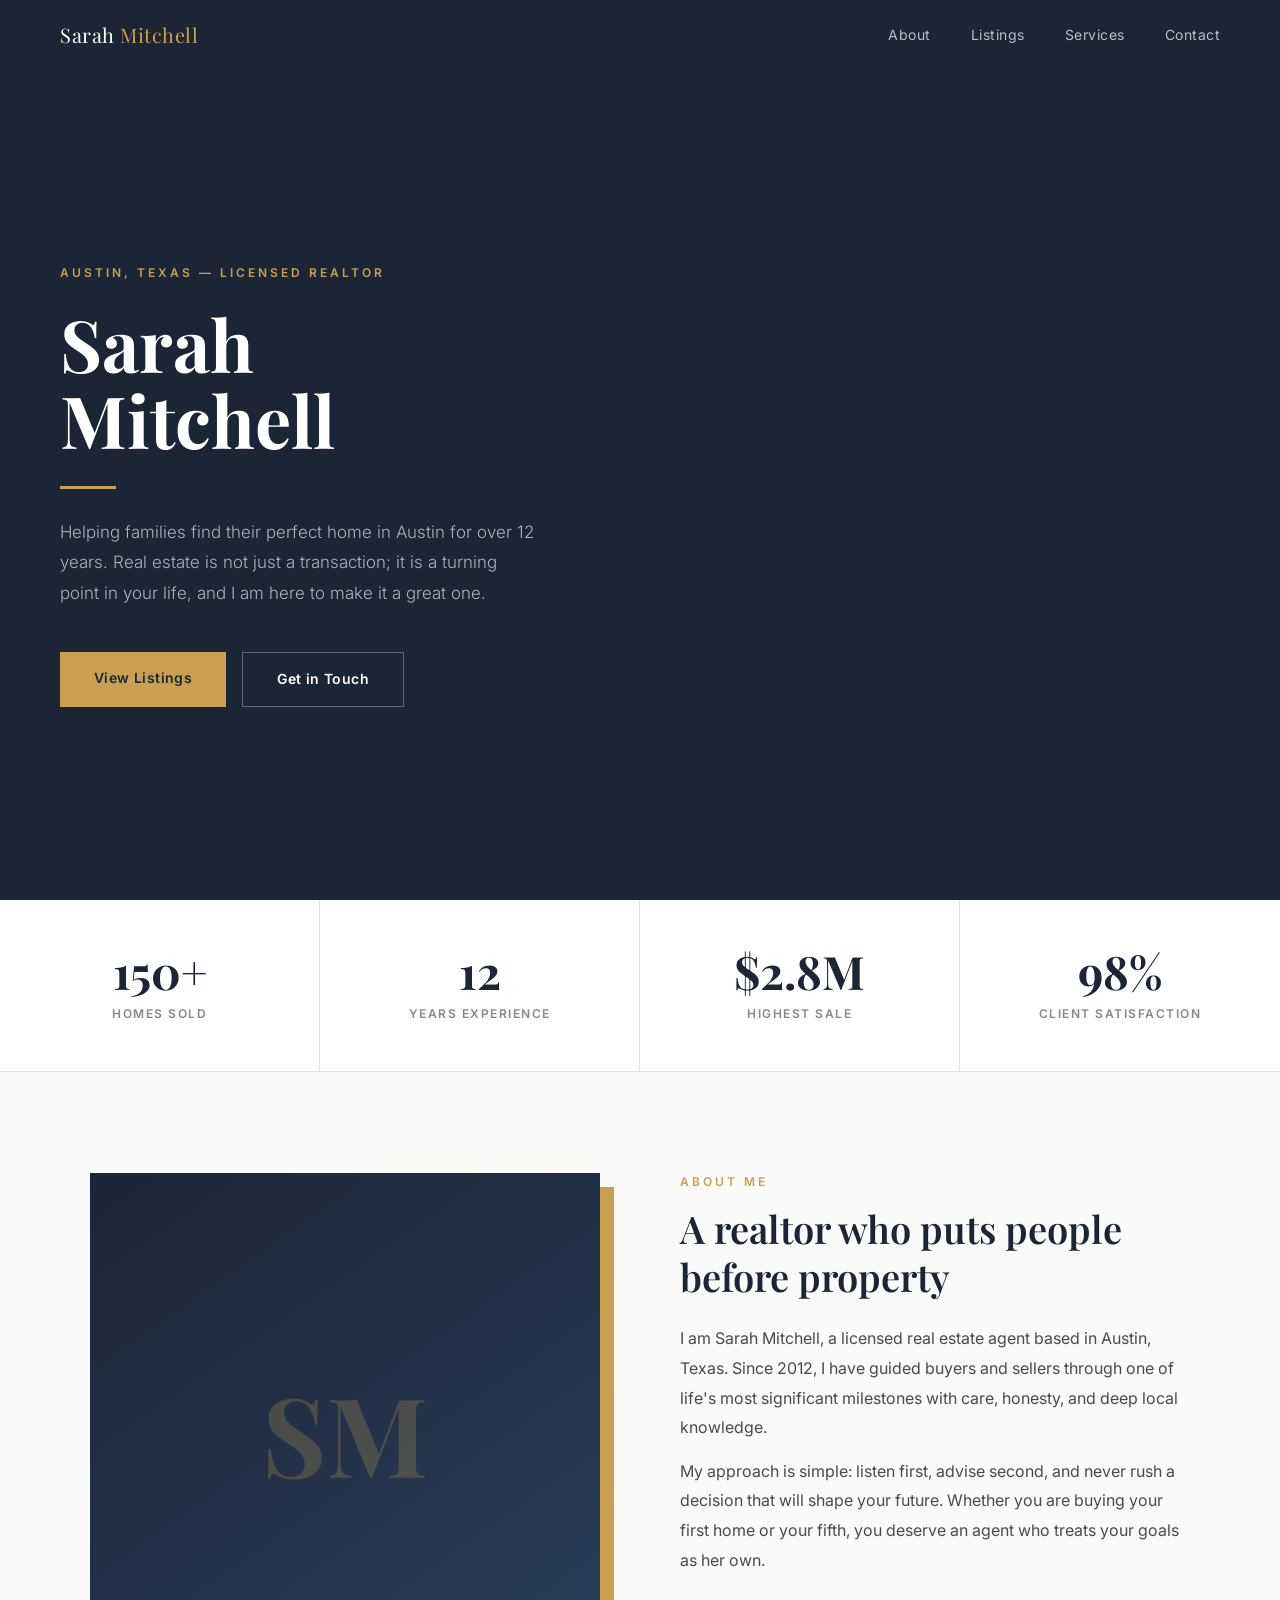
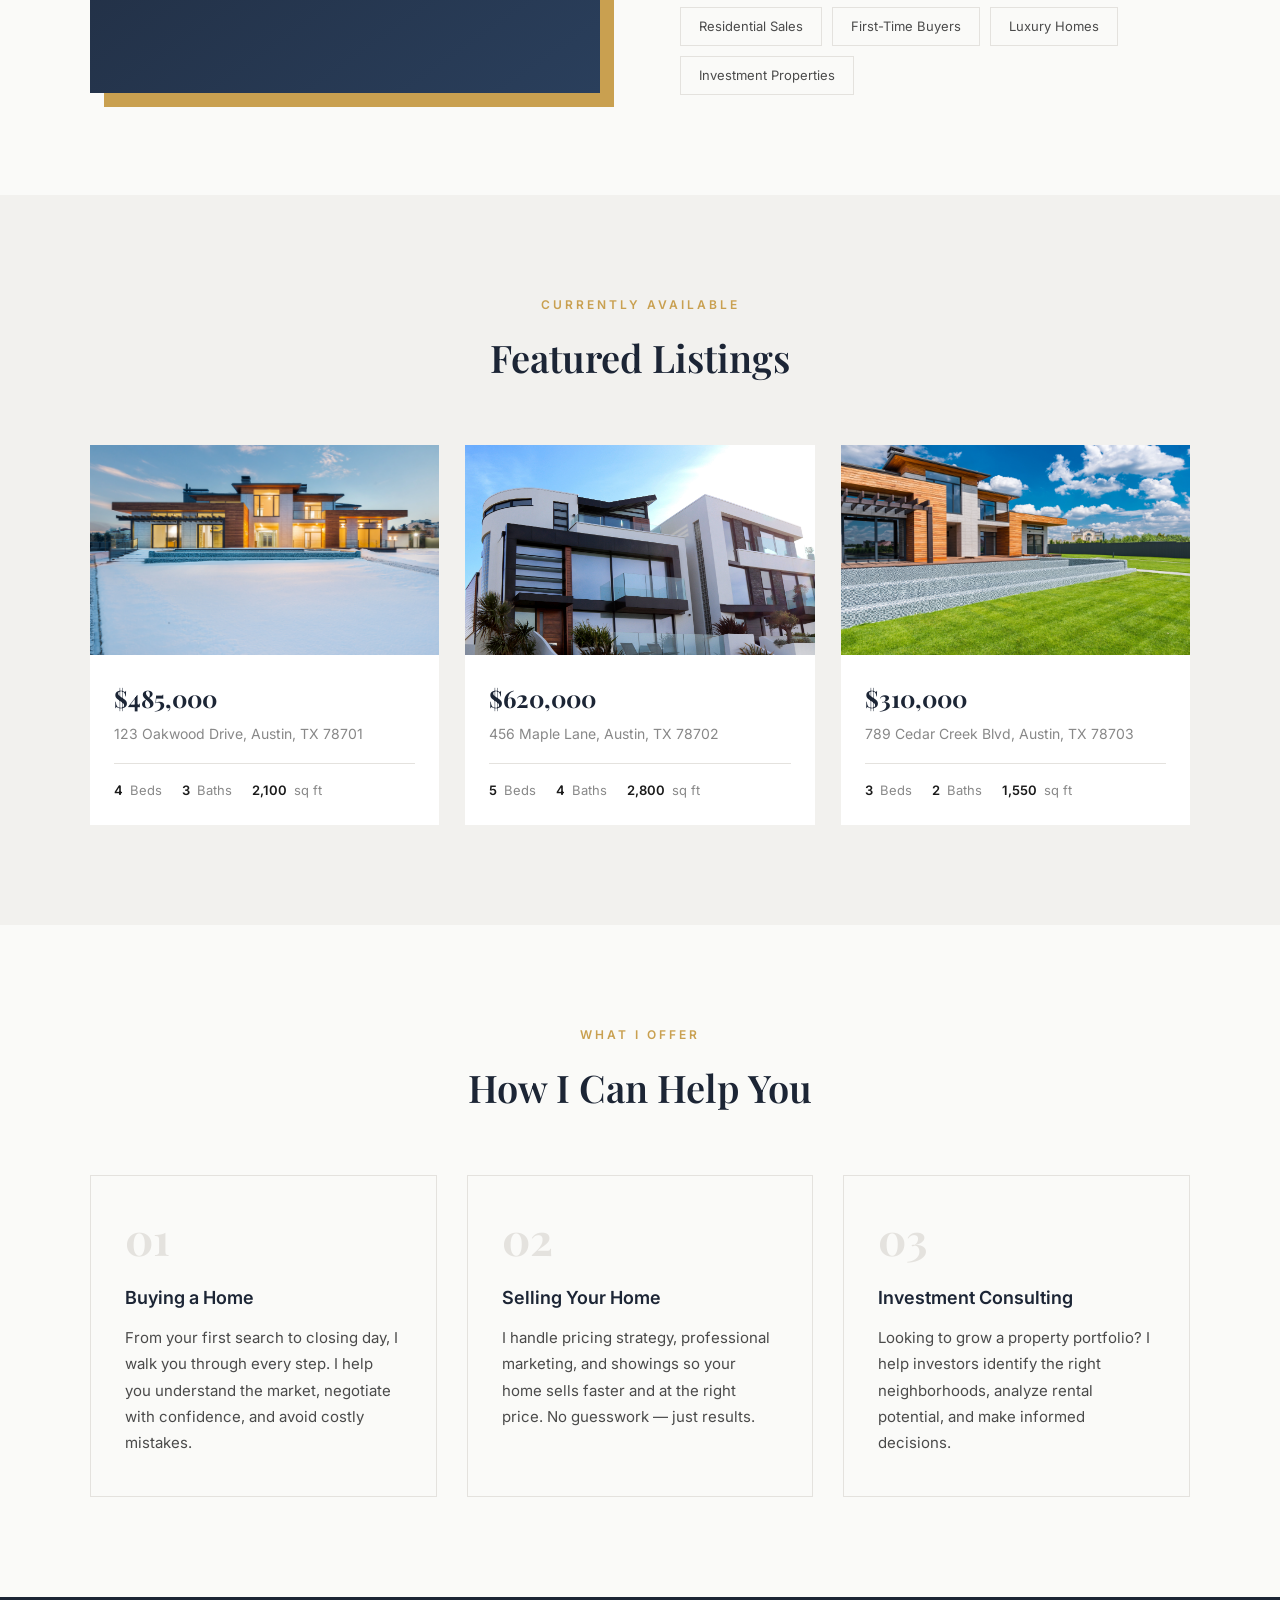
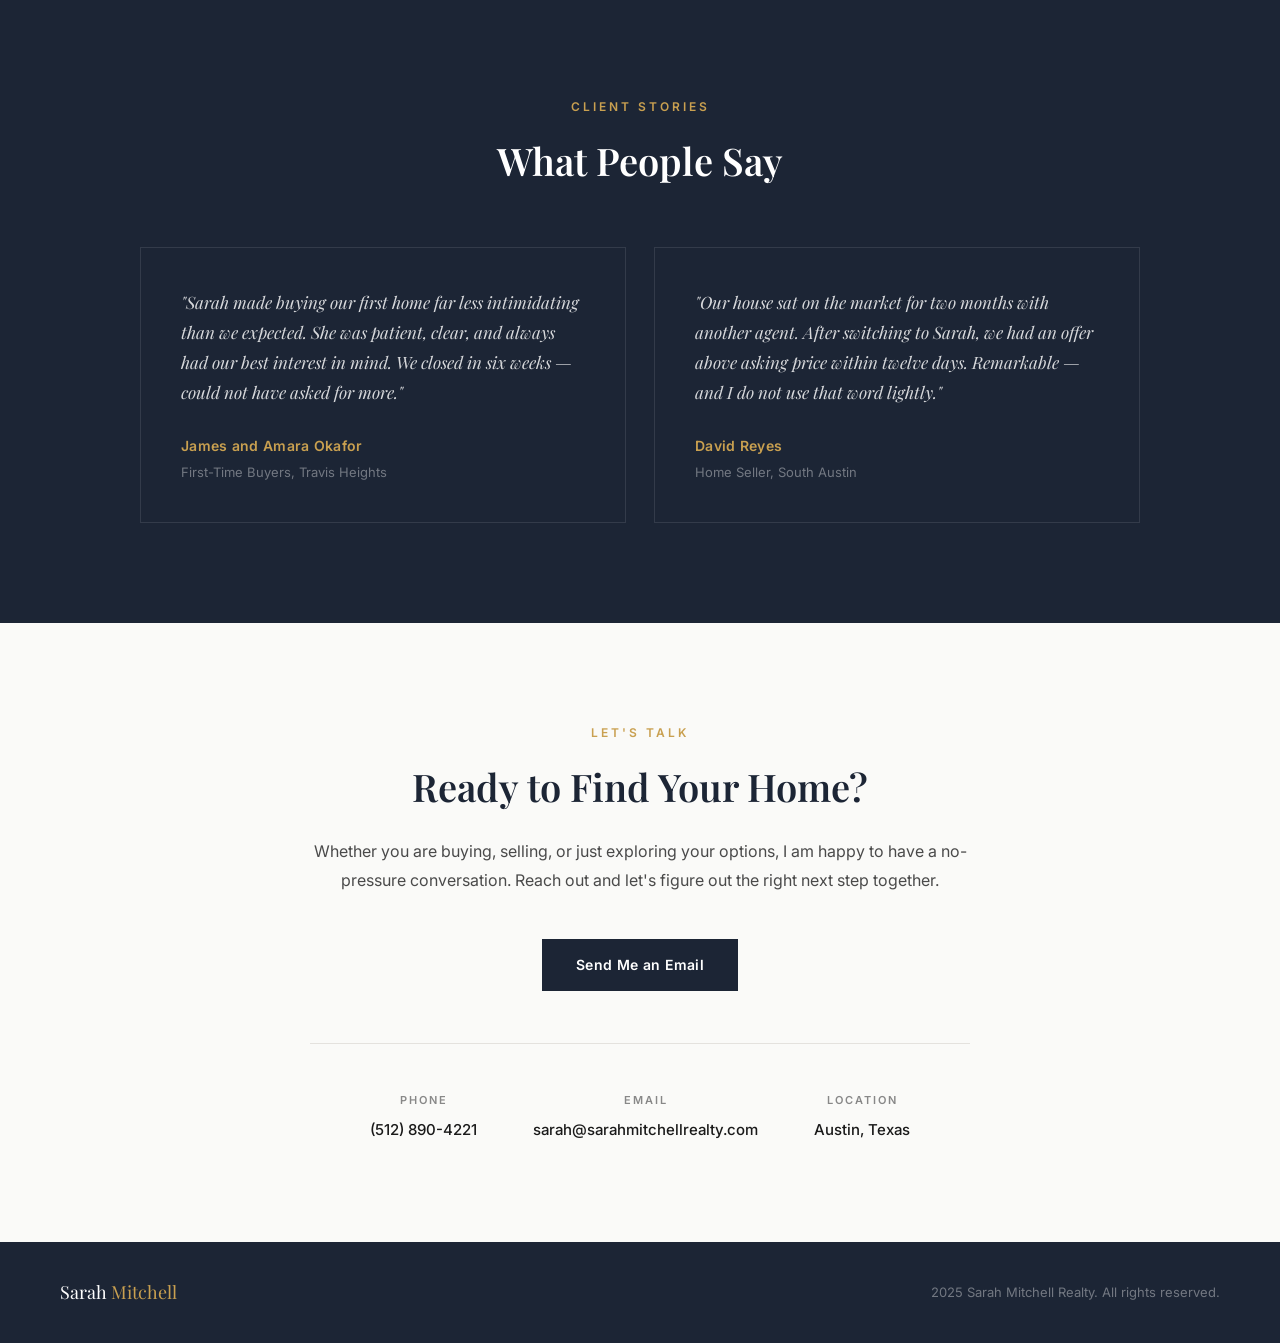
<file: html-css-js/sarah-mitchell-portfolio/index.html.html>
<!DOCTYPE html>
<html lang="en">
<head>
  <meta charset="UTF-8" />
  <meta name="viewport" content="width=device-width, initial-scale=1.0" />
  <title>Sarah Mitchell | Real Estate Agent</title>
  <link rel="stylesheet" href="style.css">

  <!-- Google Fonts -->
  <link href="https://fonts.googleapis.com/css2?family=Playfair+Display:wght@400;600;700&family=Inter:wght@300;400;500;600&display=swap" rel="stylesheet" />

</head>
<body>

  <!-- ============== NAVIGATION ============== -->
  <nav>
    <div class="nav-logo">Sarah <span>Mitchell</span></div>
    <ul class="nav-links">
      <li><a href="#about">About</a></li>
      <li><a href="#listings">Listings</a></li>
      <li><a href="#services">Services</a></li>
      <li><a href="#contact">Contact</a></li>
    </ul>
  </nav>

  <!-- ============== HERO ============== -->
  <section class="hero" id="home">
    <div class="hero-content">
      <p class="hero-eyebrow">Austin, Texas — Licensed Realtor</p>
      <h1 class="hero-name">Sarah<br>Mitchell</h1>
      <div class="hero-divider"></div>
      <p class="hero-subtitle">
        Helping families find their perfect home in Austin for over 12 years.
        Real estate is not just a transaction; it is a turning point in your life,
        and I am here to make it a great one.
      </p>
      <div class="hero-buttons">
        <a href="#listings" class="btn btn-gold">View Listings</a>
        <a href="#contact" class="btn btn-outline">Get in Touch</a>
      </div>
    </div>
  </section>

  <!-- ============== STATS BAR ============== -->
  <section class="stats">
    <div class="stat-item">
      <div class="stat-number">150+</div>
      <div class="stat-label">Homes Sold</div>
    </div>
    <div class="stat-item">
      <div class="stat-number">12</div>
      <div class="stat-label">Years Experience</div>
    </div>
    <div class="stat-item">
      <div class="stat-number">$2.8M</div>
      <div class="stat-label">Highest Sale</div>
    </div>
    <div class="stat-item">
      <div class="stat-number">98%</div>
      <div class="stat-label">Client Satisfaction</div>
    </div>
  </section>

  <!-- ============== ABOUT ============== -->
  <section class="about-section" id="about">
    <div class="about-inner">

      <!-- Replace this div with an <img> tag in a real project -->
      <div class="about-photo">
        <span class="about-initials">SM</span>
      </div>

      <div class="about-text">
        <p class="about-eyebrow">About Me</p>
        <h2 class="about-title">A realtor who puts people before property</h2>
        <p class="about-body">
          I am Sarah Mitchell, a licensed real estate agent based in Austin, Texas.
          Since 2012, I have guided buyers and sellers through one of life's most
          significant milestones with care, honesty, and deep local knowledge.
        </p>
        <p class="about-body">
          My approach is simple: listen first, advise second, and never rush a
          decision that will shape your future. Whether you are buying your first
          home or your fifth, you deserve an agent who treats your goals as her own.
        </p>
        <div class="about-tags">
          <span class="tag">Residential Sales</span>
          <span class="tag">First-Time Buyers</span>
          <span class="tag">Luxury Homes</span>
          <span class="tag">Investment Properties</span>
        </div>
      </div>

    </div>
  </section>

  <!-- ============== LISTINGS ============== -->
  <section class="listings-section" id="listings">
    <div class="section-header">
      <p class="section-eyebrow">Currently Available</p>
      <h2 class="section-title">Featured Listings</h2>
    </div>

    <div class="listings-grid">

      <div class="listing-card">
        <!-- Replace this div with an <img> tag in a real project -->
        <div class="listing-img green">
          <img src="./images/house-1.jpg" alt="" height="100%" width="100%">
        </div>
        <div class="listing-info">
          <div class="listing-price">$485,000</div>
          <div class="listing-address">123 Oakwood Drive, Austin, TX 78701</div>
          <div class="listing-details">
            <span class="listing-detail"><strong>4</strong> Beds</span>
            <span class="listing-detail"><strong>3</strong> Baths</span>
            <span class="listing-detail"><strong>2,100</strong> sq ft</span>
          </div>
        </div>
      </div>

      <div class="listing-card">
        <div class="listing-img blue">
          <img src="./images/house-2.jpg" alt="" height="100%" width="100%">
        </div>
        <div class="listing-info">
          <div class="listing-price">$620,000</div>
          <div class="listing-address">456 Maple Lane, Austin, TX 78702</div>
          <div class="listing-details">
            <span class="listing-detail"><strong>5</strong> Beds</span>
            <span class="listing-detail"><strong>4</strong> Baths</span>
            <span class="listing-detail"><strong>2,800</strong> sq ft</span>
          </div>
        </div>
      </div>

      <div class="listing-card">
        <div class="listing-img tan">
         <img src="./images/house-3.jpg" alt="" height="100%" width="100%">
        </div>
        <div class="listing-info">
          <div class="listing-price">$310,000</div>
          <div class="listing-address">789 Cedar Creek Blvd, Austin, TX 78703</div>
          <div class="listing-details">
            <span class="listing-detail"><strong>3</strong> Beds</span>
            <span class="listing-detail"><strong>2</strong> Baths</span>
            <span class="listing-detail"><strong>1,550</strong> sq ft</span>
          </div>
        </div>
      </div>

    </div>
  </section>

  <!-- ============== SERVICES ============== -->
  <section class="services-section" id="services">
    <div class="services-inner">
      <div class="section-header">
        <p class="section-eyebrow">What I Offer</p>
        <h2 class="section-title">How I Can Help You</h2>
      </div>
      <div class="services-grid">

        <div class="service-card">
          <div class="service-num">01</div>
          <h3 class="service-title">Buying a Home</h3>
          <p class="service-body">
            From your first search to closing day, I walk you through every step.
            I help you understand the market, negotiate with confidence, and avoid costly mistakes.
          </p>
        </div>

        <div class="service-card">
          <div class="service-num">02</div>
          <h3 class="service-title">Selling Your Home</h3>
          <p class="service-body">
            I handle pricing strategy, professional marketing, and showings so your
            home sells faster and at the right price. No guesswork — just results.
          </p>
        </div>

        <div class="service-card">
          <div class="service-num">03</div>
          <h3 class="service-title">Investment Consulting</h3>
          <p class="service-body">
            Looking to grow a property portfolio? I help investors identify the right
            neighborhoods, analyze rental potential, and make informed decisions.
          </p>
        </div>

      </div>
    </div>
  </section>

  <!-- ============== TESTIMONIALS ============== -->
  <section class="testimonials-section">
    <div class="section-header">
      <p class="section-eyebrow">Client Stories</p>
      <h2 class="section-title">What People Say</h2>
    </div>
    <div class="testimonials-grid">

      <div class="testimonial-card">
        <p class="testimonial-quote">
          "Sarah made buying our first home far less intimidating than we expected.
          She was patient, clear, and always had our best interest in mind.
          We closed in six weeks — could not have asked for more."
        </p>
        <div class="testimonial-author">James and Amara Okafor</div>
        <div class="testimonial-place">First-Time Buyers, Travis Heights</div>
      </div>

      <div class="testimonial-card">
        <p class="testimonial-quote">
          "Our house sat on the market for two months with another agent.
          After switching to Sarah, we had an offer above asking price within
          twelve days. Remarkable — and I do not use that word lightly."
        </p>
        <div class="testimonial-author">David Reyes</div>
        <div class="testimonial-place">Home Seller, South Austin</div>
      </div>

    </div>
  </section>

  <!-- ============== CONTACT ============== -->
  <section class="contact-section" id="contact">
    <div class="contact-inner">
      <p class="section-eyebrow">Let's Talk</p>
      <h2 class="section-title" style="margin-bottom: 20px;">Ready to Find Your Home?</h2>
      <p class="contact-body">
        Whether you are buying, selling, or just exploring your options, I am happy
        to have a no-pressure conversation. Reach out and let's figure out the right
        next step together.
      </p>
      <a href="mailto:sarah@sarahmitchellrealty.com" class="btn btn-dark">
        Send Me an Email
      </a>
      <div class="contact-details">
        <div>
          <div class="contact-detail-label">Phone</div>
          <div class="contact-detail-value">(512) 890-4221</div>
        </div>
        <div>
          <div class="contact-detail-label">Email</div>
          <div class="contact-detail-value">sarah@sarahmitchellrealty.com</div>
        </div>
        <div>
          <div class="contact-detail-label">Location</div>
          <div class="contact-detail-value">Austin, Texas</div>
        </div>
      </div>
    </div>
  </section>

  <!-- ============== FOOTER ============== -->
  <footer>
    <div class="footer-logo">Sarah <span>Mitchell</span></div>
    <div class="footer-copy">2025 Sarah Mitchell Realty. All rights reserved.</div>
  </footer>

</body>
</html>
</file>
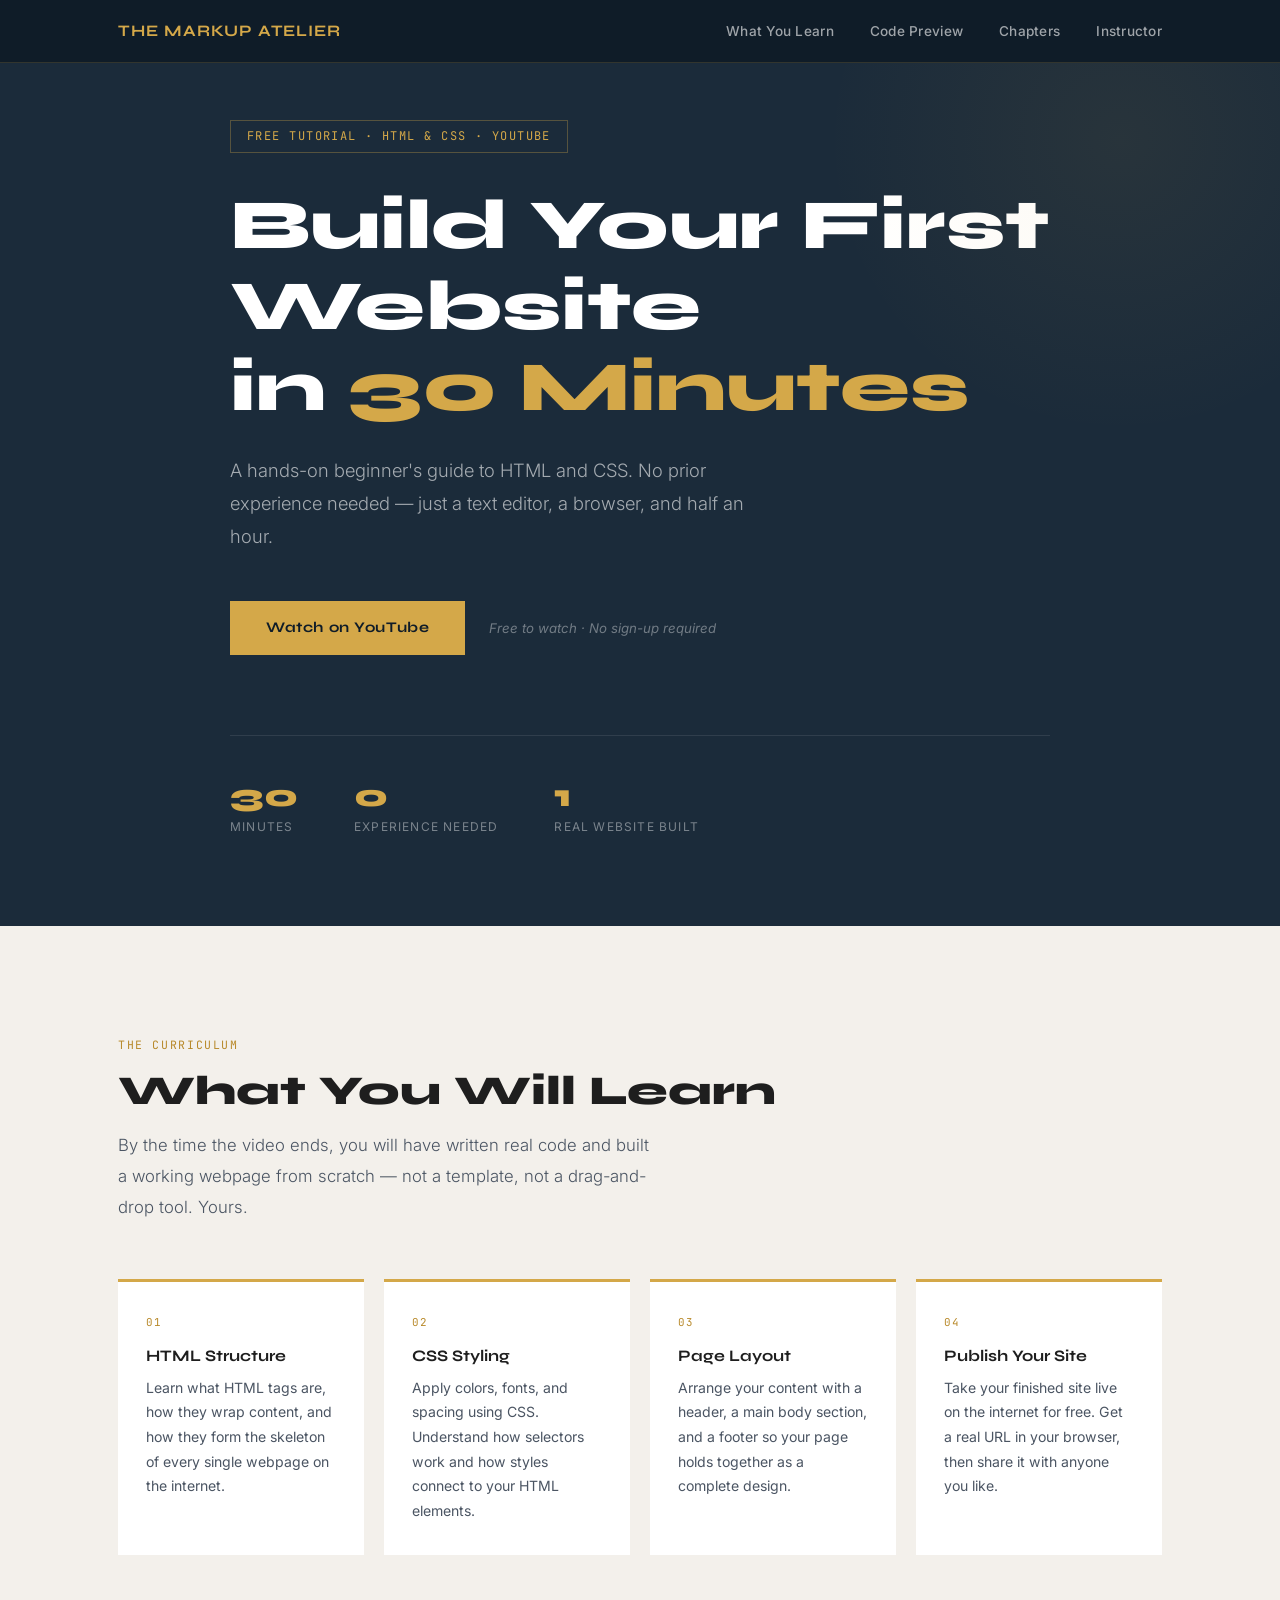
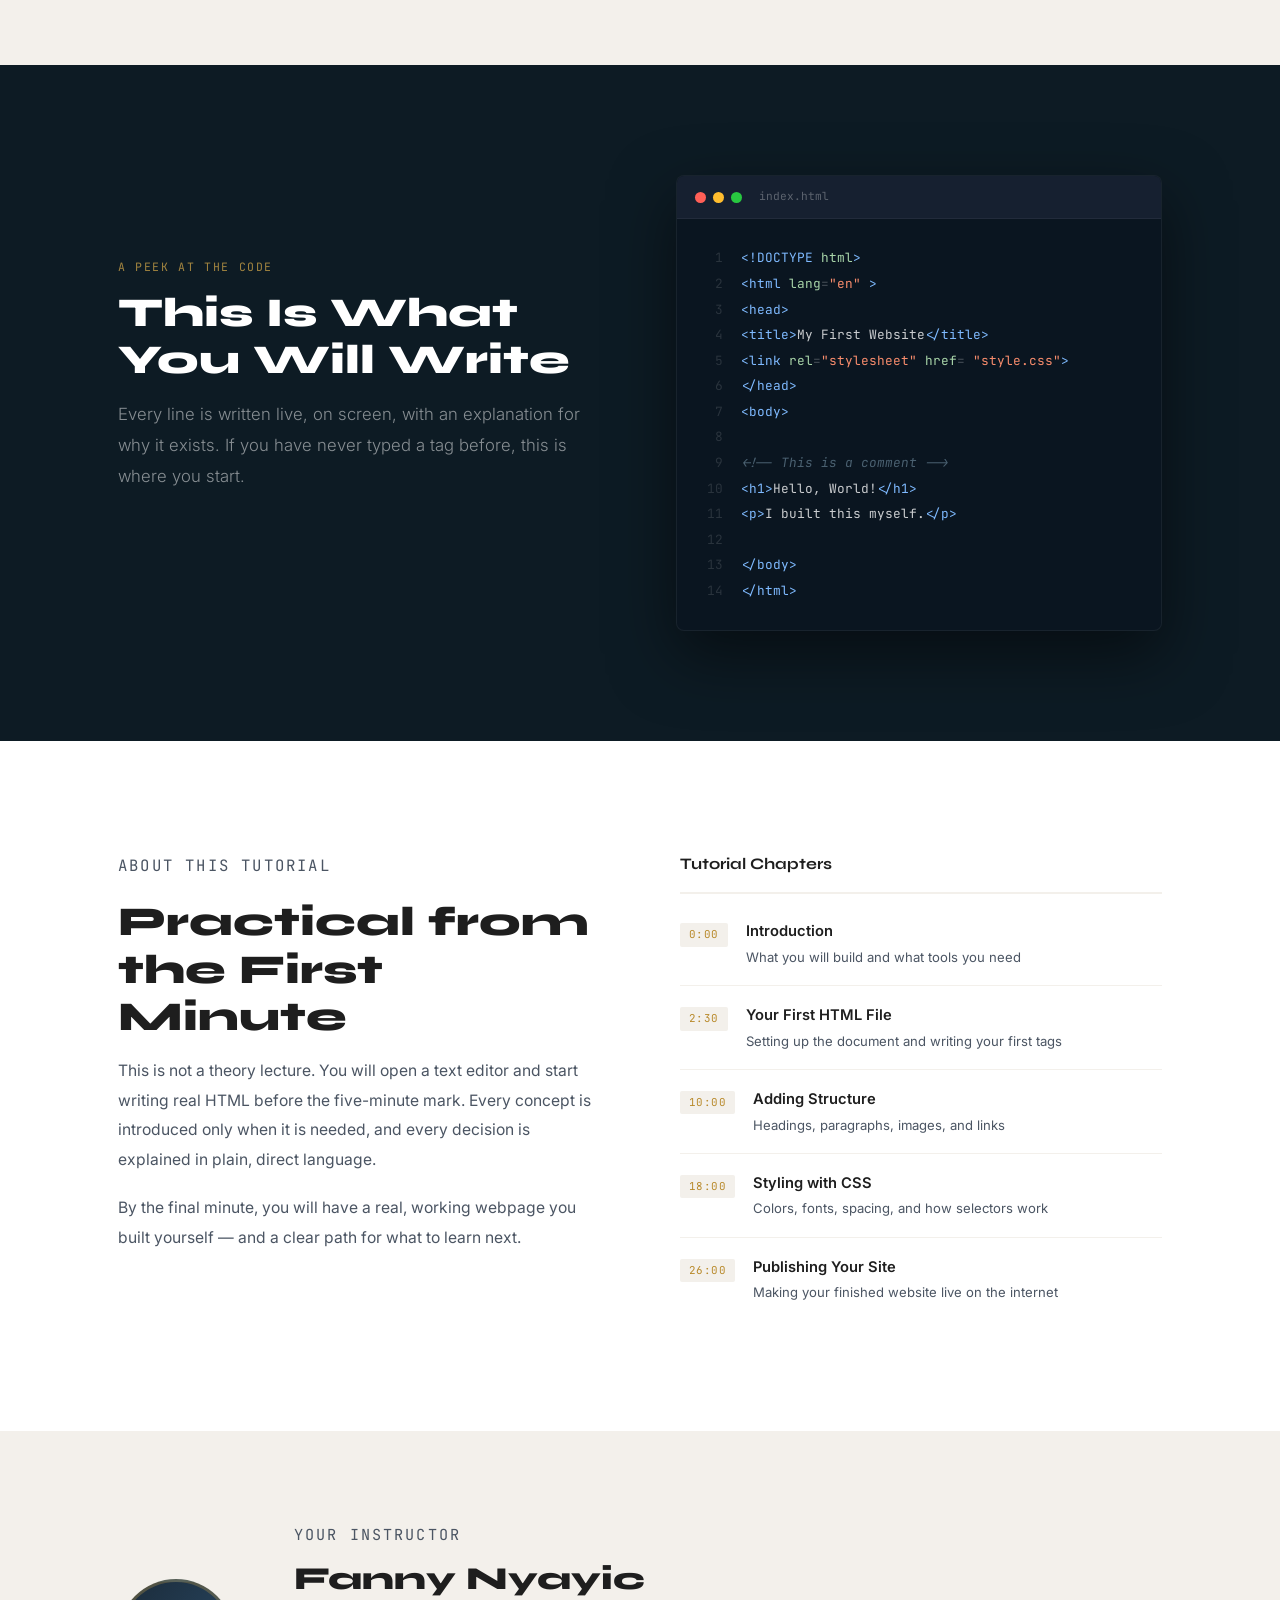
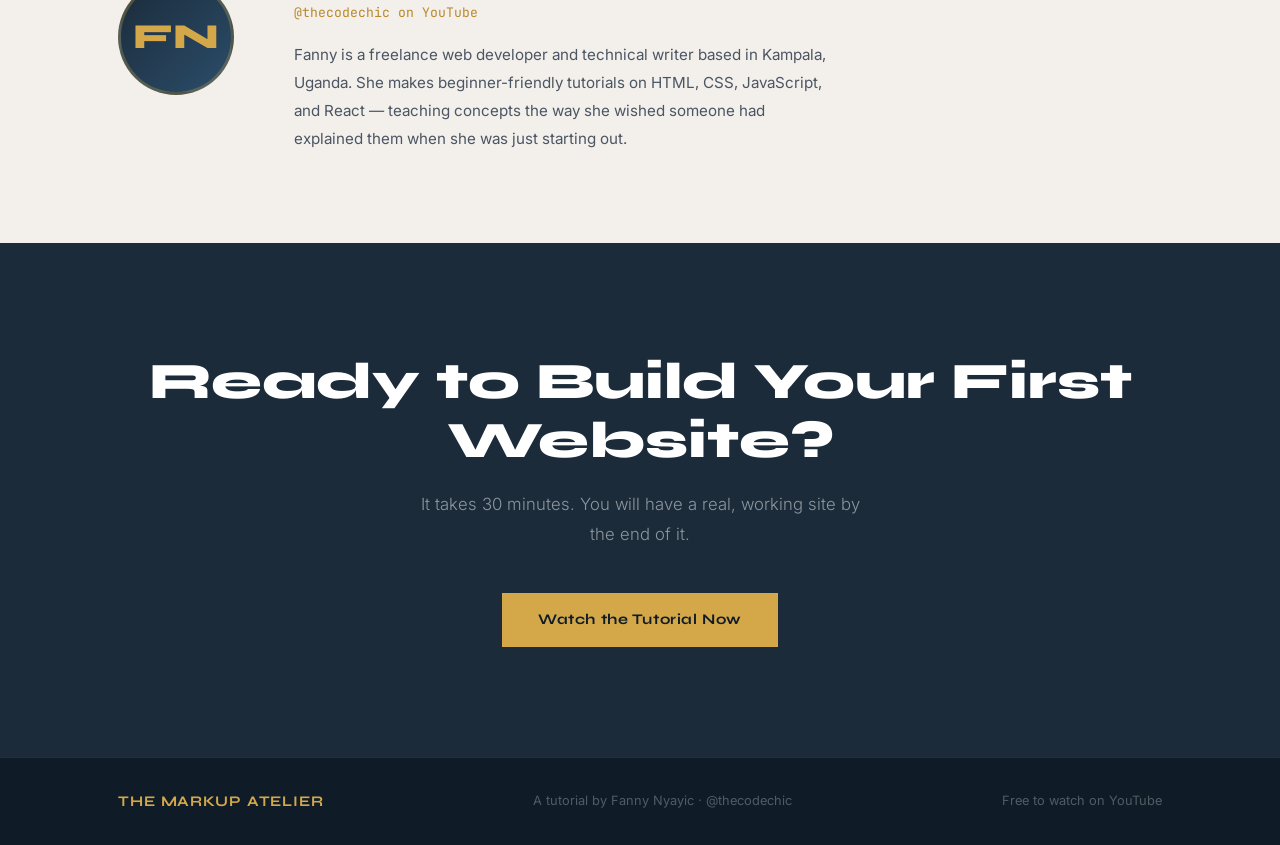
<file: html-css-js/themarkupartelier/the-markup-atelier.html>
<!DOCTYPE html>
<html lang="en">

<head>
  <meta charset="UTF-8" />
  <meta name="viewport" content="width=device-width, initial-scale=1.0" />
  <title>The Markup Atelier | Build Your First Website in 30 Minutes</title>
  <link rel="stylesheet" href="style.css">
  <link rel="preconnect" href="https://fonts.googleapis.com" />
  <link rel="preconnect" href="https://fonts.gstatic.com" crossorigin />
  <link
    href="https://fonts.googleapis.com/css2?family=Syne:wght@400;600;700;800&family=Inter:ital,wght@0,300;0,400;0,500;0,600;1,300&family=JetBrains+Mono:wght@400;500&display=swap"
    rel="stylesheet" />


</head>

<body>

  <!-- NAV -->
  <nav>
    <div class="nav-inner">
      <a href="#top" class="nav-brand">The Markup Atelier</a>
      <ul class="nav-links">
        <li><a href="#learn">What You Learn</a></li>
        <li><a href="#preview">Code Preview</a></li>
        <li><a href="#chapters">Chapters</a></li>
        <li><a href="#instructor">Instructor</a></li>
      </ul>
    </div>
  </nav>

  <!-- ========================
       HERO
  ======================== -->
  <section class="hero" id="top">
    <div class="container">
      <span class="hero-eyebrow">Free Tutorial &middot; HTML &amp; CSS &middot; YouTube</span>
      <h1>Build Your First Website<br />in <em>30 Minutes</em></h1>
      <p class="hero-sub">
        A hands-on beginner's guide to HTML and CSS.
        No prior experience needed &mdash; just a text editor,
        a browser, and half an hour.
      </p>
      <div class="hero-actions">
        <a href="https://www.youtube.com/@thecodechic" target="_blank" rel="noopener" class="btn-primary">
          Watch on YouTube
        </a>
        <span class="hero-note">Free to watch &middot; No sign-up required</span>
      </div>
      <div class="hero-stats">
        <div class="stat-item">
          <span class="stat-value">30</span>
          <span class="stat-label">Minutes</span>
        </div>
        <div class="stat-item">
          <span class="stat-value">0</span>
          <span class="stat-label">Experience needed</span>
        </div>
        <div class="stat-item">
          <span class="stat-value">1</span>
          <span class="stat-label">Real website built</span>
        </div>
      </div>
    </div>
  </section>

  <!-- WHAT YOU WILL LEARN-->
  <section class="learn-section" id="learn">
    <div class="container">
      <p class="section-eyebrow">The curriculum</p>
      <h2 class="section-title">What You Will Learn</h2>
      <p class="section-intro">
        By the time the video ends, you will have written real code and
        built a working webpage from scratch &mdash; not a template, not a
        drag-and-drop tool. Yours.
      </p>
      <div class="learn-grid">
        <div class="learn-card">
          <span class="learn-card-num">01</span>
          <h3>HTML Structure</h3>
          <p>Learn what HTML tags are, how they wrap content, and how they form the skeleton of every single webpage on
            the internet.</p>
        </div>
        <div class="learn-card">
          <span class="learn-card-num">02</span>
          <h3>CSS Styling</h3>
          <p>Apply colors, fonts, and spacing using CSS. Understand how selectors work and how styles connect to your
            HTML elements.</p>
        </div>
        <div class="learn-card">
          <span class="learn-card-num">03</span>
          <h3>Page Layout</h3>
          <p>Arrange your content with a header, a main body section, and a footer so your page holds together as a
            complete design.</p>
        </div>
        <div class="learn-card">
          <span class="learn-card-num">04</span>
          <h3>Publish Your Site</h3>
          <p>Take your finished site live on the internet for free. Get a real URL in your browser, then share it with
            anyone you like.</p>
        </div>
      </div>
    </div>
  </section>

  <!-- ========================
       CODE PREVIEW
  ======================== -->
  <section class="code-section" id="preview">
    <div class="container">
      <div class="code-layout">

        <div class="code-text">
          <p class="section-eyebrow">A peek at the code</p>
          <h2 class="section-title">This Is What You Will Write</h2>
          <p class="section-intro">
            Every line is written live, on screen, with an explanation
            for why it exists. If you have never typed a tag before,
            this is where you start.
          </p>
        </div>

        <div class="code-window">
          <div class="code-window-bar">
            <span class="dot dot-red"></span>
            <span class="dot dot-yellow"></span>
            <span class="dot dot-green"></span>
            <span class="code-file-label">index.html</span>
          </div>
          <div class="code-body">
            <pre><span class="c-ln">1</span><span class="c-tag">&lt;!DOCTYPE</span> <span class="c-attr">html</span><span class="c-tag">&gt;</span>
<span class="c-ln">2</span><span class="c-tag">&lt;html</span> <span class="c-attr">lang</span><span class="c-pun">=</span><span class="c-val">"en"</span> <span class="c-tag">&gt;</span>
<span class="c-ln">3</span><span class="c-tag">&lt;head&gt;</span>
<span class="c-ln">4</span><span class="c-tag">&lt;title&gt;</span><span class="c-text">My First Website</span><span class="c-tag">&lt;/title&gt;</span>
<span class="c-ln">5</span><span class="c-tag">&lt;link</span> <span class="c-attr">rel</span><span class="c-pun">=</span><span class="c-val">"stylesheet"</span> <span class="c-attr">href</span><span class="c-pun">=</span> <span class="c-val">"style.css"</span><span class="c-tag">&gt;</span>
<span class="c-ln">6</span><span class="c-tag">&lt;/head&gt;</span>
<span class="c-ln">7</span><span class="c-tag">&lt;body&gt;</span>
<span class="c-ln">8</span>
<span class="c-ln">9</span><span class="c-cmt">&lt;!-- This is a comment --&gt;</span>
<span class="c-ln">10</span><span class="c-tag">&lt;h1&gt;</span><span class="c-text">Hello, World!</span><span class="c-tag">&lt;/h1&gt;</span>
<span class="c-ln">11</span><span class="c-tag">&lt;p&gt;</span><span class="c-text">I built this myself.</span><span class="c-tag">&lt;/p&gt;</span>
<span class="c-ln">12</span>
<span class="c-ln">13</span><span class="c-tag">&lt;/body&gt;</span>
<span class="c-ln">14</span><span class="c-tag">&lt;/html&gt;</span></pre>
          </div>
        </div>

      </div>
    </div>
  </section>

  <!-- CHAPTERS -->
  <section class="details-section" id="chapters">
    <div class="container">
      <div class="details-layout">

        <div class="details-text">
          <p class="section-eyebrow">About this tutorial</p>
          <h2 class="section-title">Practical from the First Minute</h2>
          <p>
            This is not a theory lecture. You will open a text editor and
            start writing real HTML before the five-minute mark. Every
            concept is introduced only when it is needed, and every
            decision is explained in plain, direct language.
          </p>
          <p>
            By the final minute, you will have a real, working webpage you
            built yourself &mdash; and a clear path for what to learn next.
          </p>
        </div>

        <div>
          <p class="chapter-list-title">Tutorial Chapters</p>
          <ul class="chapter-list">
            <li class="chapter-item">
              <span class="chapter-time">0:00</span>
              <div>
                <p class="chapter-name">Introduction</p>
                <p class="chapter-desc">What you will build and what tools you need</p>
              </div>
            </li>
            <li class="chapter-item">
              <span class="chapter-time">2:30</span>
              <div>
                <p class="chapter-name">Your First HTML File</p>
                <p class="chapter-desc">Setting up the document and writing your first tags</p>
              </div>
            </li>
            <li class="chapter-item">
              <span class="chapter-time">10:00</span>
              <div>
                <p class="chapter-name">Adding Structure</p>
                <p class="chapter-desc">Headings, paragraphs, images, and links</p>
              </div>
            </li>
            <li class="chapter-item">
              <span class="chapter-time">18:00</span>
              <div>
                <p class="chapter-name">Styling with CSS</p>
                <p class="chapter-desc">Colors, fonts, spacing, and how selectors work</p>
              </div>
            </li>
            <li class="chapter-item">
              <span class="chapter-time">26:00</span>
              <div>
                <p class="chapter-name">Publishing Your Site</p>
                <p class="chapter-desc">Making your finished website live on the internet</p>
              </div>
            </li>
          </ul>
        </div>

      </div>
    </div>
  </section>

  <!-- INSTRUCTOR -->
  <section class="instructor-section" id="instructor">
    <div class="container">
      <div class="instructor-inner">
        <div class="instructor-avatar">FN</div>
        <div class="instructor-info">
          <p class="section-eyebrow">Your instructor</p>
          <h2>Fanny Nyayic</h2>
          <span class="instructor-handle">@thecodechic on YouTube</span>
          <p>
            Fanny is a freelance web developer and technical writer based
            in Kampala, Uganda. She makes beginner-friendly tutorials on
            HTML, CSS, JavaScript, and React &mdash; teaching concepts the
            way she wished someone had explained them when she was just
            starting out.
          </p>
        </div>
      </div>
    </div>
  </section>

  <!-- CTA -->
  <section class="cta-section">
    <div class="container">
      <h2>Ready to Build Your First Website?</h2>
      <p>It takes 30 minutes. You will have a real, working site by the end of it.</p>
      <a href="https://www.youtube.com/@thecodechic" target="_blank" rel="noopener" class="btn-primary">
        Watch the Tutorial Now
      </a>
    </div>
  </section>

  <!-- FOOTER -->
  <footer>
    <div class="container">
      <div class="footer-inner">
        <span class="footer-brand">The Markup Atelier</span>
        <span class="footer-text">A tutorial by Fanny Nyayic &middot; @thecodechic</span>
        <span class="footer-text">Free to watch on YouTube</span>
      </div>
    </div>
  </footer>

</body>

</html>
</file>
<file: html-css-js/neon-button/styles.css>
/* Dark page background — REQUIRED for neon to show */
body {
  background-color: #0a0a0f;
  display:          flex;
  align-items:      center;
  justify-content:  center;
  min-height:        100vh;
}

.btn-cyan   { --neon-color: #00ffe7; }
.btn-pink   { --neon-color: #ff2d9b; }
.btn-purple { --neon-color: #bf5fff; }
.btn-yellow { --neon-color: #ffe600; }

:root {
  --neon-cyan: #00ffe7;   /* pick any bright, saturated hue */
   --neon-color: #00ffe7; 
}

.btn {
  padding:        14px 40px;
  font-size:      1rem;
  font-weight:    700;
  letter-spacing: 3px;
  text-transform: uppercase;
  cursor:         pointer;
  border:         none;
  /* transparent bg */
    background:  transparent;
    color:       var(--neon-cyan);
    border:      2px solid var(--neon-cyan);
    border-radius: 4px; 

    text-shadow: 0 0 8px  var(--neon-color),  0 0 20px var(--neon-color);  
    /* box shadow */
     box-shadow:
    0 0 8px  var(--neon-color),             /* outer tight   */
    0 0 20px var(--neon-color),             /* outer wide    */
    inset 0 0 8px rgba(0,255,231,.1);   /* inner reflect */

    /* transition */
      transition: all .25s ease;   /* smooth every property change */

    /* keyframe */
      animation: neon-flicker 5s infinite;


}

.btn:hover {
  background:  rgba(0, 255, 231, .1);   /* subtle tint fill */
  transform:   scale(1.03);              /* slight lift      */
  box-shadow:
    0 0 12px var(--neon-color),
    0 0 40px var(--neon-color),
    0 0 80px rgba(0,255,231,.4),
    inset 0 0 20px rgba(0,255,231,.15);
  text-shadow:
    0 0 8px  #fff,                   /* white-hot core on hover */
    0 0 20px var(--neon-color),
    0 0 40px var(--neon-color);
}

/* keyframes */
@keyframes neon-flicker {
  /* glow ACTIVE during most of the 5-second cycle */
  0%, 19%, 21%, 23%, 25%, 54%, 56%, 100% {
    box-shadow:
      0 0 8px  var(--neon-color),
      0 0 20px var(--neon-color),
      0 0 50px rgba(0,255,231,.4),
      inset 0 0 10px rgba(0,255,231,.1);
    text-shadow:
      0 0 8px  var(--neon-color),
      0 0 20px var(--neon-color);
  }
  /* glow OFF — the actual flicker frames */
  20%, 24%, 55% {
    box-shadow:  none;
    text-shadow: none;
  }
}
</file>
<file: html-css-js/password-strength-checker/style.css>
* {
        box-sizing: border-box;
        /* padding and border included in width */
        margin: 0;
        padding: 0;
    }

    body {
        font-family: -apple-system, BlinkMacSystemFont, "Segoe UI", sans-serif;
        background: #f5f5f5;
        min-height: 100vh;
        display: flex;
        align-items: center;
        justify-content: center;
        padding: 1rem;
    }

    /* ---------- CARD ---------- */
    .card {
        background: #ffffff;
        border: 1px solid #e0e0e0;
        border-radius: 12px;
        padding: 2rem;
        width: 100%;
        max-width: 420px;
    }

    .card h1 {
        font-size: 20px;
        font-weight: 600;
        color: #1a1a1a;
        margin-bottom: 4px;
    }

    .card .subtitle {
        font-size: 14px;
        color: #888;
        margin-bottom: 1.5rem;
    }

    /* ---------- INPUT WRAPPER ----------
       We use position: relative so we can
       place the eye button inside the input */
    .input-wrapper {
        position: relative;
        margin-bottom: 1rem;
    }

    .input-wrapper input {
        width: 100%;
        padding: 10px 44px 10px 14px;
        /* right padding leaves room for the eye icon */
        font-size: 15px;
        border: 1px solid #d0d0d0;
        border-radius: 8px;
        outline: none;
        transition: border-color 0.2s;
    }

    .input-wrapper input:focus {
        border-color: #378ADD;
        /* highlight border on focus */
    }

    /* Eye button sits inside the input on the right */
    .toggle-btn {
        position: absolute;
        right: 10px;
        top: 50%;
        transform: translateY(-50%);
        background: none;
        border: none;
        cursor: pointer;
        font-size: 18px;
        color: #aaa;
        padding: 4px;
        line-height: 1;
    }

    .toggle-btn:hover {
        color: #555;
    }

    /* ---------- STRENGTH BAR ----------
       Four segments sit side by side.
       Each segment's colour changes with JS. */
    .strength-bar {
        display: flex;
        gap: 6px;
        margin-bottom: 8px;
    }

    .segment {
        flex: 1;
        /* each segment takes equal width */
        height: 6px;
        border-radius: 99px;
        background: #e0e0e0;
        /* default grey */
        transition: background 0.3s ease;
    }

    /* ---------- STRENGTH LABEL ---------- */
    .strength-info {
        display: flex;
        justify-content: space-between;
        align-items: center;
        margin-bottom: 1.25rem;
    }

    #strengthLabel {
        font-size: 13px;
        font-weight: 600;
        color: #aaa;
        /* updated by JS */
    }

    #scoreDisplay {
        font-size: 12px;
        color: #aaa;
    }

    /* ---------- CRITERIA LIST ---------- */
    .divider {
        border: none;
        border-top: 1px solid #efefef;
        margin-bottom: 1rem;
    }

    .criteria-title {
        font-size: 11px;
        font-weight: 600;
        text-transform: uppercase;
        letter-spacing: 0.06em;
        color: #aaa;
        margin-bottom: 10px;
    }

    .criteria-list {
        display: flex;
        flex-direction: column;
        gap: 8px;
    }

    /* One row in the criteria list */
    .criterion {
        display: flex;
        align-items: center;
        gap: 9px;
        font-size: 13px;
    }

    .criterion .icon {
        font-size: 16px;
        flex-shrink: 0;
    }

    /* Colour classes toggled by JS */
    .icon.met {
        color: #639922;
    }

    /* green when the rule is satisfied */
    .icon.unmet {
        color: #ccc;
    }

    /* grey when not yet satisfied */

    .criterion .label.met {
        color: #1a1a1a;
    }

    .criterion .label.unmet {
        color: #aaa;
    }
</file>
<file: html-css-js/pricing-cards/style.css>
*{
margin:0;
padding:0;
box-sizing:border-box;
font-family:Arial, Helvetica, sans-serif;
}

body{
background:linear-gradient(135deg,#6a0dad,#b266ff);
height:100vh;
display:flex;
align-items:center;
justify-content:center;
}

.pricing-container{
text-align:center;
width:90%;
max-width:1100px;
}

.title{
color:white;
margin-bottom:30px;
}

.pricing-cards{
display:grid;
grid-template-columns:repeat(auto-fit,minmax(250px,1fr));
gap:25px;
}

.card{
background:rgba(255,255,255,0.15);
backdrop-filter:blur(10px);
padding:30px;
border-radius:15px;
color:white;
transition:0.4s;
position:relative;
}

.card:hover{
transform:translateY(-10px);
box-shadow:0 10px 25px rgba(0,0,0,0.3);
}

.card h2{
margin-bottom:15px;
}

.price{
font-size:40px;
margin-bottom:20px;
font-weight:bold;
}

.card ul{
list-style:none;
margin-bottom:20px;
}

.card ul li{
margin:10px 0;
}

button{
background:white;
border:none;
padding:10px 20px;
border-radius:25px;
cursor:pointer;
font-weight:bold;
transition:0.3s;
}

button:hover{
background:black;
color:white;
}

.popular{
border:2px solid rgb(168, 147, 108);
transform:scale(1.05);
}

.badge{
position:absolute;
top:-10px;
right:-10px;
background:orange;
color:black;
padding:5px 10px;
font-size:12px;
border-radius:10px;
}

/* Toggle Switch */

.toggle-container{
display:flex;
align-items:center;
justify-content:center;
gap:10px;
margin-bottom:40px;
color:white;
}

.switch{
position:relative;
display:inline-block;
width:50px;
height:25px;
}

.switch input{
display:none;
}

.slider{
position:absolute;
cursor:pointer;
background:white;
border-radius:25px;
top:0;
left:0;
right:0;
bottom:0;
transition:.4s;
}

.slider:before{
content:"";
position:absolute;
height:19px;
width:19px;
left:3px;
bottom:3px;
background:#e74ffe;
border-radius:50%;
transition:.4s;
}

input:checked + .slider:before{
transform:translateX(24px);
}
</file>
<file: html-css-js/sarah-mitchell-portfolio/style.css>
/* CSS VARIABLES (custom properties)*/
    :root {
      --navy:      #1C2535;
      --gold:      #C9A050;
      --gold-soft: #DDB96A;
      --white:     #FFFFFF;
      --off-white: #FAFAF8;
      --light-bg:  #F2F1EE;
      --border:    #E4E2DE;
      --text-dark: #1A1A1A;
      --text-mid:  #4A4A4A;
      --text-muted:#888888;
    }

    /* =============================================
       RESET & BASE STYLES
    ============================================= */
    *, *::before, *::after {
      margin: 0;
      padding: 0;
      box-sizing: border-box;
    }

    html {
      scroll-behavior: smooth;
    }

    body {
      font-family: 'Inter', sans-serif;
      background-color: var(--off-white);
      color: var(--text-dark);
      line-height: 1.6;
    }

    /* =============================================
       NAVIGATION
    ============================================= */
    nav {
      position: fixed;
      top: 0;
      left: 0;
      right: 0;
      z-index: 100;
      background-color: var(--navy);
      height: 70px;
      padding: 0 60px;
      display: flex;
      align-items: center;
      justify-content: space-between;
    }

    .nav-logo {
      font-family: 'Playfair Display', serif;
      font-size: 20px;
      color: var(--white);
      letter-spacing: 0.5px;
    }

    .nav-logo span {
      color: var(--gold);
    }

    .nav-links {
      list-style: none;
      display: flex;
      gap: 40px;
    }

    .nav-links a {
      text-decoration: none;
      color: rgba(255, 255, 255, 0.7);
      font-size: 14px;
      font-weight: 400;
      letter-spacing: 0.5px;
      transition: color 0.2s ease;
    }

    .nav-links a:hover {
      color: var(--gold);
    }

    /* =============================================
       HERO SECTION
    ============================================= */
    .hero {
      background-color: var(--navy);
      min-height: 100vh;
      padding: 70px 60px 0 60px;
      display: flex;
      align-items: center;
    }

    .hero-content {
      max-width: 600px;
    }

    .hero-eyebrow {
      font-size: 12px;
      font-weight: 600;
      letter-spacing: 3px;
      text-transform: uppercase;
      color: var(--gold);
      margin-bottom: 24px;
    }

    .hero-name {
      font-family: 'Playfair Display', serif;
      font-size: 72px;
      font-weight: 700;
      color: var(--white);
      line-height: 1.05;
    }

    .hero-divider {
      width: 56px;
      height: 3px;
      background-color: var(--gold);
      margin: 28px 0;
    }

    .hero-subtitle {
      font-size: 17px;
      font-weight: 300;
      color: rgba(255, 255, 255, 0.65);
      line-height: 1.8;
      margin-bottom: 44px;
      max-width: 480px;
    }

    .hero-buttons {
      display: flex;
      gap: 16px;
      flex-wrap: wrap;
    }

    /* =============================================
       BUTTONS
    ============================================= */
    .btn {
      display: inline-block;
      text-decoration: none;
      padding: 15px 34px;
      font-size: 14px;
      font-weight: 600;
      letter-spacing: 0.4px;
      transition: background-color 0.2s ease, color 0.2s ease, border-color 0.2s ease;
    }

    .btn-gold {
      background-color: var(--gold);
      color: var(--navy);
    }

    .btn-gold:hover {
      background-color: var(--gold-soft);
    }

    .btn-outline {
      background-color: transparent;
      border: 1.5px solid rgba(255, 255, 255, 0.3);
      color: var(--white);
    }

    .btn-outline:hover {
      border-color: var(--gold);
      color: var(--gold);
    }

    .btn-dark {
      background-color: var(--navy);
      color: var(--white);
    }

    .btn-dark:hover {
      background-color: #2a3a52;
    }

    /* =============================================
       STATS BAR
    ============================================= */
    .stats {
      background-color: var(--white);
      display: grid;
      grid-template-columns: repeat(4, 1fr);
      border-bottom: 1px solid var(--border);
    }

    .stat-item {
      padding: 48px 32px;
      text-align: center;
      border-right: 1px solid var(--border);
    }

    .stat-item:last-child {
      border-right: none;
    }

    .stat-number {
      font-family: 'Playfair Display', serif;
      font-size: 46px;
      font-weight: 700;
      color: var(--navy);
      line-height: 1;
      margin-bottom: 10px;
    }

    .stat-label {
      font-size: 12px;
      font-weight: 600;
      letter-spacing: 1.5px;
      text-transform: uppercase;
      color: var(--text-muted);
    }

    /* =============================================
       ABOUT SECTION
    ============================================= */
    .about-section {
      padding: 100px 60px;
    }

    .about-inner {
      max-width: 1100px;
      margin: 0 auto;
      display: grid;
      grid-template-columns: 1fr 1fr;
      gap: 80px;
      align-items: center;
    }

    /* Image placeholder — replace with <img> in a real project */
    .about-photo {
      background: linear-gradient(145deg, var(--navy) 0%, #2A3F5C 100%);
      height: 520px;
      display: flex;
      align-items: center;
      justify-content: center;
      box-shadow: 14px 14px 0 var(--gold);
    }

    .about-initials {
      font-family: 'Playfair Display', serif;
      font-size: 110px;
      font-weight: 700;
      color: rgba(201, 160, 80, 0.25);
      user-select: none;
    }

    .about-eyebrow {
      font-size: 12px;
      font-weight: 600;
      letter-spacing: 3px;
      text-transform: uppercase;
      color: var(--gold);
      margin-bottom: 14px;
    }

    .about-title {
      font-family: 'Playfair Display', serif;
      font-size: 38px;
      font-weight: 600;
      color: var(--navy);
      line-height: 1.25;
      margin-bottom: 24px;
    }

    .about-body {
      font-size: 16px;
      color: var(--text-mid);
      line-height: 1.85;
      margin-bottom: 14px;
    }

    .about-tags {
      display: flex;
      flex-wrap: wrap;
      gap: 10px;
      margin-top: 32px;
    }

    .tag {
      padding: 8px 18px;
      border: 1.5px solid var(--border);
      font-size: 13px;
      color: var(--text-mid);
    }

    /* =============================================
       LISTINGS SECTION
    ============================================= */
    .listings-section {
      background-color: var(--light-bg);
      padding: 100px 60px;
    }

    .section-header {
      text-align: center;
      margin-bottom: 56px;
    }

    .section-eyebrow {
      font-size: 12px;
      font-weight: 600;
      letter-spacing: 3px;
      text-transform: uppercase;
      color: var(--gold);
      margin-bottom: 14px;
    }

    .section-title {
      font-family: 'Playfair Display', serif;
      font-size: 38px;
      font-weight: 600;
      color: var(--navy);
    }

    .listings-grid {
      display: grid;
      grid-template-columns: repeat(3, 1fr);
      gap: 26px;
      max-width: 1100px;
      margin: 0 auto;
    }

    .listing-card {
      background-color: var(--white);
      overflow: hidden;
      transition: transform 0.2s ease, box-shadow 0.2s ease;
    }

    .listing-card:hover {
      transform: translateY(-4px);
      box-shadow: 0 12px 32px rgba(0, 0, 0, 0.1);
    }

    /* Property image placeholders — replace with <img> in a real project */
    .listing-img {
      height: 210px;
    }

    .listing-img.green  { background: linear-gradient(145deg, #C5D8BC 0%, #A3BF9B 100%); }
    .listing-img.blue   { background: linear-gradient(145deg, #B8CDD9 0%, #96B2C3 100%); }
    .listing-img.tan    { background: linear-gradient(145deg, #D8CAAD 0%, #BFB08E 100%); }

    .listing-info {
      padding: 24px;
    }

    .listing-price {
      font-family: 'Playfair Display', serif;
      font-size: 24px;
      font-weight: 700;
      color: var(--navy);
      margin-bottom: 6px;
    }

    .listing-address {
      font-size: 14px;
      color: var(--text-muted);
      margin-bottom: 18px;
    }

    .listing-details {
      display: flex;
      gap: 20px;
      padding-top: 16px;
      border-top: 1px solid var(--border);
    }

    .listing-detail {
      font-size: 13px;
      color: var(--text-muted);
    }

    .listing-detail strong {
      font-weight: 600;
      color: var(--text-dark);
      margin-right: 3px;
    }

    /* =============================================
       SERVICES SECTION
    ============================================= */
    .services-section {
      padding: 100px 60px;
    }

    .services-inner {
      max-width: 1100px;
      margin: 0 auto;
    }

    .services-grid {
      display: grid;
      grid-template-columns: repeat(3, 1fr);
      gap: 30px;
      margin-top: 56px;
    }

    .service-card {
      padding: 40px 34px;
      border: 1.5px solid var(--border);
      transition: border-color 0.25s ease;
    }

    .service-card:hover {
      border-color: var(--gold);
    }

    .service-num {
      font-family: 'Playfair Display', serif;
      font-size: 44px;
      font-weight: 700;
      color: var(--border);
      line-height: 1;
      margin-bottom: 24px;
    }

    .service-title {
      font-size: 18px;
      font-weight: 600;
      color: var(--navy);
      margin-bottom: 12px;
    }

    .service-body {
      font-size: 15px;
      color: var(--text-mid);
      line-height: 1.75;
    }

    /* =============================================
       TESTIMONIALS SECTION
    ============================================= */
    .testimonials-section {
      background-color: var(--navy);
      padding: 100px 60px;
    }

    .testimonials-section .section-eyebrow {
      color: var(--gold);
    }

    .testimonials-section .section-title {
      color: var(--white);
    }

    .testimonials-grid {
      display: grid;
      grid-template-columns: repeat(2, 1fr);
      gap: 28px;
      max-width: 1000px;
      margin: 56px auto 0;
    }

    .testimonial-card {
      padding: 40px;
      border: 1px solid rgba(255, 255, 255, 0.1);
    }

    .testimonial-quote {
      font-family: 'Playfair Display', serif;
      font-style: italic;
      font-size: 17px;
      color: rgba(255, 255, 255, 0.82);
      line-height: 1.75;
      margin-bottom: 28px;
    }

    .testimonial-author {
      font-size: 14px;
      font-weight: 600;
      color: var(--gold);
      letter-spacing: 0.3px;
    }

    .testimonial-place {
      font-size: 13px;
      color: rgba(255, 255, 255, 0.38);
      margin-top: 4px;
    }

    /* =============================================
       CONTACT SECTION
    ============================================= */
    .contact-section {
      padding: 100px 60px;
      text-align: center;
    }

    .contact-inner {
      max-width: 660px;
      margin: 0 auto;
    }

    .contact-body {
      font-size: 16px;
      color: var(--text-mid);
      line-height: 1.8;
      margin: 0 auto 44px;
    }

    .contact-details {
      display: flex;
      justify-content: center;
      gap: 56px;
      margin-top: 52px;
      padding-top: 48px;
      border-top: 1px solid var(--border);
      flex-wrap: wrap;
    }

    .contact-detail-label {
      font-size: 11px;
      font-weight: 600;
      letter-spacing: 2px;
      text-transform: uppercase;
      color: var(--text-muted);
      margin-bottom: 8px;
    }

    .contact-detail-value {
      font-size: 15px;
      font-weight: 500;
      color: var(--text-dark);
    }

    /* =============================================
       FOOTER
    ============================================= */
    footer {
      background-color: var(--navy);
      padding: 36px 60px;
      display: flex;
      align-items: center;
      justify-content: space-between;
    }

    .footer-logo {
      font-family: 'Playfair Display', serif;
      font-size: 18px;
      color: var(--white);
    }

    .footer-logo span {
      color: var(--gold);
    }

    .footer-copy {
      font-size: 13px;
      color: rgba(255, 255, 255, 0.38);
    }

    /* =============================================
       RESPONSIVE — TABLET & MOBILE
    ============================================= */
    @media (max-width: 900px) {
      nav { padding: 0 30px; }

      .hero { padding: 90px 30px 60px; }
      .hero-name { font-size: 52px; }

      .stats { grid-template-columns: repeat(2, 1fr); }
      .stat-item:nth-child(2) { border-right: none; }

      .about-section  { padding: 70px 30px; }
      .about-inner    { grid-template-columns: 1fr; gap: 50px; }
      .about-photo    { height: 360px; box-shadow: 8px 8px 0 var(--gold); }

      .listings-section { padding: 70px 30px; }
      .listings-grid  { grid-template-columns: 1fr; }

      .services-section { padding: 70px 30px; }
      .services-grid  { grid-template-columns: 1fr; }

      .testimonials-section { padding: 70px 30px; }
      .testimonials-grid    { grid-template-columns: 1fr; }

      .contact-section { padding: 70px 30px; }

      footer { padding: 30px; flex-direction: column; gap: 12px; text-align: center; }
    }

    @media (max-width: 560px) {
      .hero-name { font-size: 40px; }
      .hero-buttons { flex-direction: column; }
      .btn { text-align: center; }
      .contact-details { flex-direction: column; gap: 28px; }
    }
</file>
<file: html-css-js/portfolio-website/styles.css>
/*  RESET & BASE STYLES */

* {
    margin: 0;
    padding: 0;
    box-sizing: border-box;
}

body {
    font-family: 'Segoe UI', Tahoma, Geneva, Verdana, sans-serif;
    line-height: 1.6;
    color: #333;
    background-color: #f8f9fa;
}

/* NAVIGATION BAR */

nav {
    background: white;
    padding: 1rem 0;
    position: sticky;
    top: 0;
    box-shadow: 0 2px 5px rgba(0, 0, 0, 0.1);
    z-index: 100;
}

.nav-container {
    max-width: 1200px;
    margin: 0 auto;
    padding: 0 2rem;
    display: flex;
    justify-content: space-between;
    align-items: center;
}

.logo {
    font-size: 1.8rem;
    font-weight: bold;
    color: #6366f1;
    text-decoration: none;
}

.nav-links {
    display: flex;
    list-style: none;
    gap: 2rem;
}

.nav-links a {
    text-decoration: none;
    color: #333;
    font-weight: 500;
    transition: color 0.3s ease;
}

.nav-links a:hover {
    color: #6366f1;
}

/* Mobile menu toggle (hidden on desktop) */
.menu-toggle {
    display: none;
    background: none;
    border: none;
    font-size: 1.5rem;
    cursor: pointer;
    color: #333;
}

/*  HERO SECTION */

.hero {
    background: linear-gradient(135deg, #667eea 0%, #764ba2 100%);
    color: white;
    padding: 6rem 2rem;
    text-align: center;
    min-height: 500px;
    display: flex;
    align-items: center;
    justify-content: center;
}

.hero-content {
    max-width: 800px;
}

.hero h1 {
    font-size: 3rem;
    margin-bottom: 1rem;
    animation: slideDown 0.8s ease-out;
}

.hero p {
    font-size: 1.3rem;
    margin-bottom: 2rem;
    opacity: 0.95;
}

/* Smooth animation for hero heading */
@keyframes slideDown {
    from {
        opacity: 0;
        transform: translateY(-20px);
    }

    to {
        opacity: 1;
        transform: translateY(0);
    }
}

.cta-button {
    display: inline-block;
    padding: 1rem 2.5rem;
    background: white;
    color: #667eea;
    text-decoration: none;
    border-radius: 50px;
    font-weight: bold;
    transition: transform 0.3s ease, box-shadow 0.3s ease;
    border: none;
    cursor: pointer;
    font-size: 1rem;
}

.cta-button:hover {
    transform: translateY(-3px);
    box-shadow: 0 10px 20px rgba(0, 0, 0, 0.2);
}

/* ABOUT SECTION */

.about {
    max-width: 1200px;
    margin: 4rem auto;
    padding: 0 2rem;
    display: grid;
    grid-template-columns: 1fr 1fr;
    gap: 3rem;
    align-items: center;
}

.about-text h2 {
    font-size: 2.5rem;
    margin-bottom: 1rem;
    color: #333;
}

.about-text p {
    font-size: 1.1rem;
    margin-bottom: 1rem;
    color: #666;
    line-height: 1.8;
}

.about-image {
    width: 100%;
    height: 400px;
    background: linear-gradient(135deg, #667eea 0%, #764ba2 100%);
    border-radius: 15px;
    display: flex;
    align-items: center;
    justify-content: center;
    color: white;
    font-size: 4rem;
    font-weight: bold;
}

/* SERVICES/FEATURES SECTION */

.services {
    background: white;
    padding: 4rem 2rem;
}

.services-container {
    max-width: 1200px;
    margin: 0 auto;
}

.services h2 {
    text-align: center;
    font-size: 2.5rem;
    margin-bottom: 3rem;
    color: #333;
}

/* Services cards layout using CSS Grid */
.services-grid {
    display: grid;
    grid-template-columns: repeat(auto-fit, minmax(300px, 1fr));
    gap: 2rem;
}

.service-card {
    background: #f8f9fa;
    padding: 2rem;
    border-radius: 12px;
    text-align: center;
    transition: transform 0.3s ease, box-shadow 0.3s ease;
    border: 1px solid #e0e0e0;
}

.service-card:hover {
    transform: translateY(-10px);
    box-shadow: 0 15px 40px rgba(102, 126, 234, 0.15);
}

.service-icon {
    font-size: 3rem;
    margin-bottom: 1rem;
}

.service-card h3 {
    font-size: 1.5rem;
    margin-bottom: 1rem;
    color: #333;
}

.service-card p {
    color: #666;
    line-height: 1.8;
}

/* CONTACT SECTION */

.contact {
    background: linear-gradient(135deg, #667eea 0%, #764ba2 100%);
    color: white;
    padding: 4rem 2rem;
    text-align: center;
}

.contact-container {
    max-width: 600px;
    margin: 0 auto;
}

.contact h2 {
    font-size: 2.5rem;
    margin-bottom: 1rem;
}

.contact p {
    font-size: 1.1rem;
    margin-bottom: 2rem;
    opacity: 0.95;
}

.contact-form {
    display: flex;
    flex-direction: column;
    gap: 1rem;
}

.contact-form input,
.contact-form textarea {
    padding: 1rem;
    border: none;
    border-radius: 8px;
    font-family: inherit;
    font-size: 1rem;
}

.contact-form textarea {
    resize: vertical;
    min-height: 120px;
}

.contact-form button {
    padding: 1rem;
    background: white;
    color: #667eea;
    border: none;
    border-radius: 50px;
    font-weight: bold;
    font-size: 1rem;
    cursor: pointer;
    transition: transform 0.3s ease, box-shadow 0.3s ease;
}

.contact-form button:hover {
    transform: scale(1.05);
    box-shadow: 0 10px 20px rgba(0, 0, 0, 0.2);
}

/*  FOOTER */

footer {
    background: #1f2937;
    color: white;
    text-align: center;
    padding: 2rem;
    margin-top: 2rem;
}

.footer-content {
    max-width: 1200px;
    margin: 0 auto;
}

.footer-links {
    display: flex;
    justify-content: center;
    gap: 2rem;
    margin-bottom: 1rem;
}

.footer-links a {
    color: white;
    text-decoration: none;
    transition: color 0.3s ease;
}

.footer-links a:hover {
    color: #667eea;
}

.footer-text {
    font-size: 0.9rem;
    opacity: 0.8;
}

/*  RESPONSIVE DESIGN */

@media (max-width: 768px) {

    /* Navigation adjustments */
    .nav-links {
        gap: 1rem;
    }

    .nav-links a {
        font-size: 0.95rem;
    }

    /* Hero section */
    .hero {
        padding: 4rem 1rem;
        min-height: 400px;
    }

    .hero h1 {
        font-size: 2rem;
    }

    .hero p {
        font-size: 1.1rem;
    }

    /* About section */
    .about {
        grid-template-columns: 1fr;
        gap: 2rem;
    }

    .about-text h2 {
        font-size: 1.8rem;
    }

    .about-image {
        height: 300px;
        font-size: 3rem;
    }

    /* Services */
    .services h2 {
        font-size: 1.8rem;
    }

    .services-grid {
        grid-template-columns: 1fr;
    }

    /* Contact */
    .contact h2 {
        font-size: 1.8rem;
    }

    /* Footer */
    .footer-links {
        flex-direction: column;
        gap: 1rem;
    }
}

@media (max-width: 480px) {

    /* Tighter mobile spacing */
    .nav-container {
        padding: 0 1rem;
    }

    .hero h1 {
        font-size: 1.5rem;
    }

    .hero p {
        font-size: 1rem;
    }

    .about-text h2,
    .services h2,
    .contact h2 {
        font-size: 1.5rem;
    }

    .cta-button {
        padding: 0.8rem 2rem;
        font-size: 0.9rem;
    }
}
</file>
<file: html-css-js/pureglow-cleaning/styles.css>
* {
            margin: 0;
            padding: 0;
            box-sizing: border-box;
        }

        body {
            font-family: 'Segoe UI', Tahoma, Geneva, Verdana, sans-serif;
            line-height: 1.6;
            color: #2d3436;
            background: #f8faf7;
        }

        header {
            background: linear-gradient(135deg, #1b5e20 0%, #2d6a4f 100%);
            color: white;
            padding: 1rem 0;
            position: sticky;
            top: 0;
            z-index: 100;
            box-shadow: 0 2px 8px rgba(0, 0, 0, 0.1);
        }

        nav {
            max-width: 1200px;
            margin: 0 auto;
            display: flex;
            justify-content: space-between;
            align-items: center;
            padding: 0 2rem;
        }

        .logo {
            font-size: 1.8rem;
            font-weight: 700;
            letter-spacing: 1px;
        }

        nav ul {
            list-style: none;
            display: flex;
            gap: 2rem;
        }

        nav a {
            color: white;
            text-decoration: none;
            transition: opacity 0.3s ease;
            cursor: pointer;
        }

        nav a:hover {
            opacity: 0.8;
        }

        .hero {
            background: linear-gradient(135deg, #2e7d32 0%, #388e3c 100%);
            color: white;
            padding: 4rem 2rem;
            min-height: 600px;
            display: flex;
            flex-direction: column;
            justify-content: center;
            align-items: center;
            gap: 3rem;
        }

        .hero-content {
            text-align: center;
            max-width: 600px;
        }

        .hero h1 {
            font-size: 3.5rem;
            margin-bottom: 1rem;
            animation: fadeInDown 0.8s ease;
        }

        .hero p {
            font-size: 1.3rem;
            margin-bottom: 2rem;
            opacity: 0.95;
        }

        .hero-images {
            display: flex;
            gap: 2rem;
            justify-content: center;
            flex-wrap: wrap;
            width: 100%;
            max-width: 800px;
        }

        .before-after {
            display: flex;
            flex-direction: column;
            gap: 1rem;
            align-items: center;
        }

        .image-box {
            width: 280px;
            height: 200px;
            border-radius: 12px;
            overflow: hidden;
            box-shadow: 0 8px 20px rgba(0, 0, 0, 0.2);
            border: 3px solid rgba(255, 255, 255, 0.3);
        }

        .before-image {
            background: linear-gradient(135deg, #8d6e63 0%, #6d4c41 50%, #795548 100%);
            width: 100%;
            height: 100%;
            display: flex;
            align-items: center;
            justify-content: center;
            font-size: 3rem;
            position: relative;
        }

        .before-image::after {
            content: '';
            position: absolute;
            top: 10px;
            left: 10px;
            right: 10px;
            bottom: 10px;
            border: 2px dashed rgba(255, 255, 255, 0.3);
            border-radius: 8px;
        }

        .after-image {
            background: linear-gradient(135deg, #a5d6a7 0%, #81c784 50%, #66bb6a 100%);
            width: 100%;
            height: 100%;
            display: flex;
            align-items: center;
            justify-content: center;
            font-size: 3rem;
        }

        .label {
            font-size: 0.9rem;
            font-weight: 600;
            background: rgba(255, 255, 255, 0.2);
            padding: 0.4rem 1rem;
            border-radius: 20px;
            backdrop-filter: blur(5px);
        }

        .cta-button {
            background: white;
            color: #2e7d32;
            padding: 1rem 2.5rem;
            border: none;
            border-radius: 50px;
            font-size: 1.1rem;
            font-weight: 600;
            cursor: pointer;
            transition: transform 0.3s ease, box-shadow 0.3s ease;
            display: inline-block;
            text-decoration: none;
        }

        .cta-button:hover {
            transform: translateY(-3px);
            box-shadow: 0 10px 20px rgba(0, 0, 0, 0.2);
        }

        .container {
            max-width: 1200px;
            margin: 0 auto;
            padding: 4rem 2rem;
        }

        h2 {
            font-size: 2.5rem;
            margin-bottom: 3rem;
            text-align: center;
            color: #1b5e20;
        }

        .services {
            display: grid;
            grid-template-columns: repeat(auto-fit, minmax(280px, 1fr));
            gap: 2rem;
        }

        .service-card {
            background: white;
            padding: 2rem;
            border-radius: 12px;
            box-shadow: 0 4px 15px rgba(46, 125, 50, 0.08);
            transition: all 0.3s ease;
            border-left: 5px solid #4caf50;
        }

        .service-card:hover {
            transform: translateY(-8px);
            box-shadow: 0 12px 30px rgba(46, 125, 50, 0.15);
            border-left-color: #2e7d32;
        }

        .service-card h3 {
            color: #2e7d32;
            margin-bottom: 1rem;
            font-size: 1.5rem;
        }

        .service-card p {
            color: #666;
            line-height: 1.8;
        }

        .icon {
            font-size: 3rem;
            margin-bottom: 1rem;
        }

        .portfolio {
            background: #f0f5f2;
        }

        .gallery {
            display: grid;
            grid-template-columns: repeat(auto-fit, minmax(250px, 1fr));
            gap: 1.5rem;
        }

        .gallery-item {
            background: white;
            border-radius: 12px;
            overflow: hidden;
            box-shadow: 0 4px 10px rgba(27, 94, 32, 0.1);
            transition: transform 0.3s ease;
        }

        .gallery-item:hover {
            transform: scale(1.05);
        }

        .gallery-img {
            width: 100%;
            height: 200px;
            display: flex;
            align-items: center;
            justify-content: center;
            font-size: 2.5rem;
            position: relative;
            overflow: hidden;
        }

        .gallery-img.apt {
            background: linear-gradient(135deg, #c8e6c9 0%, #a5d6a7 50%, #81c784 100%);
        }

        .gallery-img.office {
            background: linear-gradient(135deg, #81c784 0%, #66bb6a 50%, #4caf50 100%);
        }

        .gallery-img.construction {
            background: linear-gradient(135deg, #66bb6a 0%, #558b2f 50%, #33691e 100%);
        }

        .gallery-img.window {
            background: linear-gradient(135deg, #a5d6a7 0%, #7cb342 50%, #558b2f 100%);
        }

        .gallery-img.move {
            background: linear-gradient(135deg, #aed581 0%, #9ccc65 50%, #7cb342 100%);
        }

        .gallery-img.event {
            background: linear-gradient(135deg, #c8e6c9 0%, #9ccc65 50%, #689f38 100%);
        }

        .gallery-info {
            padding: 1.5rem;
        }

        .gallery-info h4 {
            color: #1b5e20;
            margin-bottom: 0.5rem;
        }

        .gallery-info p {
            color: #999;
            font-size: 0.9rem;
        }

        .form-section {
            background: white;
        }

        .contact-form {
            max-width: 600px;
            margin: 0 auto;
            background: #f8faf7;
            padding: 2rem;
            border-radius: 12px;
            border-top: 4px solid #2e7d32;
        }

        .form-group {
            margin-bottom: 1.5rem;
        }

        label {
            display: block;
            margin-bottom: 0.5rem;
            color: #1b5e20;
            font-weight: 500;
        }

        input,
        textarea,
        select {
            width: 100%;
            padding: 0.75rem;
            border: 2px solid #c8e6c9;
            border-radius: 8px;
            font-family: inherit;
            font-size: 1rem;
            transition: border-color 0.3s ease;
        }

        input:focus,
        textarea:focus,
        select:focus {
            outline: none;
            border-color: #2e7d32;
            box-shadow: 0 0 0 3px rgba(46, 125, 50, 0.1);
        }

        textarea {
            resize: vertical;
            min-height: 120px;
        }

        .error {
            color: #d32f2f;
            font-size: 0.9rem;
            margin-top: 0.3rem;
        }

        .success {
            background: #c8e6c9;
            color: #1b5e20;
            padding: 1rem;
            border-radius: 8px;
            margin-bottom: 1rem;
            display: none;
            border-left: 4px solid #2e7d32;
        }

        .submit-btn {
            background: linear-gradient(135deg, #2e7d32 0%, #1b5e20 100%);
            color: white;
            padding: 0.75rem 2rem;
            border: none;
            border-radius: 50px;
            font-size: 1rem;
            font-weight: 600;
            cursor: pointer;
            width: 100%;
            transition: opacity 0.3s ease;
        }

        .submit-btn:hover {
            opacity: 0.9;
        }

        footer {
            background: #1b5e20;
            color: white;
            text-align: center;
            padding: 2rem;
        }

        @keyframes fadeInDown {
            from {
                opacity: 0;
                transform: translateY(-20px);
            }

            to {
                opacity: 1;
                transform: translateY(0);
            }
        }

        @media (max-width: 768px) {
            nav ul {
                gap: 1rem;
                font-size: 0.9rem;
            }

            .hero h1 {
                font-size: 2rem;
            }

            .hero p {
                font-size: 1rem;
            }

            .hero-images {
                gap: 1rem;
            }

            .image-box {
                width: 240px;
                height: 170px;
            }

            h2 {
                font-size: 1.8rem;
            }
        }
</file>
<file: html-css-js/themarkupartelier/style.css>
/* RESET & BASE */
    *,
    *::before,
    *::after {
        box-sizing: border-box;
        margin: 0;
        padding: 0;
    }

    :root {
        --navy: #1B2B3A;
        --navy-deep: #0F1C28;
        --gold: #D4A849;
        --gold-light: #E8C570;
        --gold-dark: #B8892A;
        --white: #FFFFFF;
        --linen: #F3F0EB;
        --text-dark: #1E1E1E;
        --text-mid: #4B5563;
        --code-bg: #0D1B24;

        --font-display: 'Syne', sans-serif;
        --font-body: 'Inter', sans-serif;
        --font-code: 'JetBrains Mono', monospace;
    }

    html {
        scroll-behavior: smooth;
    }

    body {
        font-family: var(--font-body);
        color: var(--text-dark);
        background-color: var(--white);
        line-height: 1.6;
    }

    h1,
    h2,
    h3,
    h4 {
        font-family: var(--font-display);
        line-height: 1.15;
    }

    /*  LAYOUT HELPERS */
    .container {
        max-width: 1100px;
        margin: 0 auto;
        padding: 0 28px;
    }

    .section-eyebrow {
        font-family: var(--font-code);
        font-size: 0.72rem;
        letter-spacing: 0.14em;
        text-transform: uppercase;
        margin-bottom: 12px;
        color: var(--gold-dark);
    }

    .section-title {
        font-size: clamp(1.9rem, 3.2vw, 2.8rem);
        font-weight: 800;
        color: var(--text-dark);
        margin-bottom: 16px;
    }

    .section-intro {
        font-size: 1.05rem;
        color: var(--text-mid);
        max-width: 540px;
        line-height: 1.85;
        margin-bottom: 56px;
        font-weight: 300;
    }

    /*  NAV */
    nav {
        position: fixed;
        top: 0;
        left: 0;
        right: 0;
        z-index: 100;
        background-color: var(--navy-deep);
        border-bottom: 1px solid rgba(212, 168, 73, 0.18);
    }

    .nav-inner {
        display: flex;
        align-items: center;
        justify-content: space-between;
        height: 62px;
        max-width: 1100px;
        margin: 0 auto;
        padding: 0 28px;
    }

    .nav-brand {
        font-family: var(--font-display);
        font-weight: 700;
        font-size: 1rem;
        color: var(--gold);
        text-decoration: none;
        letter-spacing: 0.06em;
        text-transform: uppercase;
    }

    .nav-links {
        display: flex;
        gap: 36px;
        list-style: none;
    }

    .nav-links a {
        color: rgba(255, 255, 255, 0.6);
        text-decoration: none;
        font-size: 0.85rem;
        font-weight: 500;
        letter-spacing: 0.02em;
        transition: color 0.2s ease;
    }

    .nav-links a:hover {
        color: var(--gold);
    }

    /* HERO */
    .hero {
        min-height: 100vh;
        background-color: var(--navy);
        display: flex;
        align-items: center;
        padding: 120px 0 90px;
        position: relative;
        overflow: hidden;
    }

    .hero::after {
        content: '';
        position: absolute;
        top: -180px;
        right: -160px;
        width: 640px;
        height: 640px;
        background: radial-gradient(circle, rgba(212, 168, 73, 0.07) 0%, transparent 65%);
        pointer-events: none;
    }

    .hero-eyebrow {
        display: inline-block;
        font-family: var(--font-code);
        font-size: 0.75rem;
        color: var(--gold);
        letter-spacing: 0.12em;
        text-transform: uppercase;
        border: 1px solid rgba(212, 168, 73, 0.32);
        padding: 6px 16px;
        margin-bottom: 32px;
    }

    .hero h1 {
        font-size: clamp(2.6rem, 5.5vw, 4.4rem);
        font-weight: 800;
        color: var(--white);
        max-width: 820px;
        margin-bottom: 26px;
    }

    .hero h1 em {
        color: var(--gold);
        font-style: normal;
    }

    .hero-sub {
        font-size: 1.15rem;
        color: rgba(255, 255, 255, 0.6);
        max-width: 520px;
        margin-bottom: 48px;
        line-height: 1.8;
        font-weight: 300;
    }

    .hero-actions {
        display: flex;
        align-items: center;
        gap: 24px;
        flex-wrap: wrap;
    }

    .btn-primary {
        display: inline-block;
        background-color: var(--gold);
        color: var(--navy-deep);
        font-family: var(--font-display);
        font-weight: 700;
        font-size: 0.92rem;
        text-decoration: none;
        padding: 15px 36px;
        letter-spacing: 0.04em;
        transition: background-color 0.2s ease, transform 0.15s ease;
    }

    .btn-primary:hover {
        background-color: var(--gold-light);
        transform: translateY(-2px);
    }

    .hero-note {
        font-size: 0.83rem;
        color: rgba(255, 255, 255, 0.38);
        font-style: italic;
    }

    .hero-stats {
        display: flex;
        gap: 56px;
        margin-top: 80px;
        padding-top: 44px;
        border-top: 1px solid rgba(255, 255, 255, 0.09);
    }

    .stat-item {
        display: flex;
        flex-direction: column;
        gap: 5px;
    }

    .stat-value {
        font-family: var(--font-display);
        font-size: 2rem;
        font-weight: 800;
        color: var(--gold);
        line-height: 1;
    }

    .stat-label {
        font-size: 0.75rem;
        color: rgba(255, 255, 255, 0.42);
        text-transform: uppercase;
        letter-spacing: 0.1em;
    }

    /* ===========================
       WHAT YOU WILL LEARN
    =========================== */
    .learn-section {
        padding: 110px 0;
        background-color: var(--linen);
    }

    .learn-grid {
        display: grid;
        grid-template-columns: repeat(auto-fit, minmax(230px, 1fr));
        gap: 20px;
    }

    .learn-card {
        background-color: var(--white);
        padding: 32px 28px;
        border-top: 3px solid var(--gold);
    }

    .learn-card-num {
        display: block;
        font-family: var(--font-code);
        font-size: 0.68rem;
        color: var(--gold-dark);
        letter-spacing: 0.1em;
        margin-bottom: 16px;
    }

    .learn-card h3 {
        font-size: 1rem;
        font-weight: 700;
        color: var(--text-dark);
        margin-bottom: 10px;
    }

    .learn-card p {
        font-size: 0.88rem;
        color: var(--text-mid);
        line-height: 1.75;
    }

    /* ===========================
       CODE PREVIEW — SIGNATURE SECTION
    =========================== */
    .code-section {
        padding: 110px 0;
        background-color: var(--code-bg);
    }

    .code-layout {
        display: grid;
        grid-template-columns: 1fr 1fr;
        gap: 72px;
        align-items: center;
    }

    .code-text .section-eyebrow {
        color: rgba(212, 168, 73, 0.75);
    }

    .code-text .section-title {
        color: var(--white);
    }

    .code-text .section-intro {
        color: rgba(255, 255, 255, 0.5);
    }

    /* Code editor window */
    .code-window {
        background-color: #0A1520;
        border: 1px solid rgba(255, 255, 255, 0.06);
        border-radius: 8px;
        overflow: hidden;
        box-shadow: 0 24px 64px rgba(0, 0, 0, 0.5);
    }

    .code-window-bar {
        background-color: #162030;
        padding: 12px 18px;
        display: flex;
        align-items: center;
        gap: 7px;
        border-bottom: 1px solid rgba(255, 255, 255, 0.05);
    }

    .dot {
        width: 11px;
        height: 11px;
        border-radius: 50%;
    }

    .dot-red {
        background-color: #FF5F57;
    }

    .dot-yellow {
        background-color: #FFBD2E;
    }

    .dot-green {
        background-color: #28C840;
    }

    .code-file-label {
        font-family: var(--font-code);
        font-size: 0.7rem;
        color: rgba(255, 255, 255, 0.3);
        margin-left: 10px;
    }

    .code-body {
        padding: 26px 24px;
        overflow-x: auto;
    }

    .code-body pre {
        font-family: var(--font-code);
        font-size: 0.8rem;
        line-height: 2;
        margin: 0;
        white-space: pre;
    }

    /* Syntax highlight roles — CSS-only */
    .c-ln {
        display: inline-block;
        width: 22px;
        color: rgba(255, 255, 255, 0.13);
        text-align: right;
        margin-right: 18px;
        user-select: none;
    }

    .c-tag {
        color: #7FBAFF;
    }

    .c-attr {
        color: #A8D4A8;
    }

    .c-val {
        color: #F78C6C;
    }

    .c-text {
        color: rgba(255, 255, 255, 0.78);
    }

    .c-cmt {
        color: #4A6070;
        font-style: italic;
    }

    .c-pun {
        color: rgba(255, 255, 255, 0.25);
    }

    /* ===========================
       CHAPTERS
    =========================== */
    .details-section {
        padding: 110px 0;
        background-color: var(--white);
    }

    .details-layout {
        display: grid;
        grid-template-columns: 1fr 1fr;
        gap: 80px;
        align-items: start;
    }

    .details-text p {
        color: var(--text-mid);
        font-size: 0.98rem;
        line-height: 1.9;
        margin-bottom: 18px;
    }

    .chapter-list-title {
        font-family: var(--font-display);
        font-weight: 700;
        font-size: 1rem;
        color: var(--text-dark);
        margin-bottom: 8px;
        padding-bottom: 16px;
        border-bottom: 2px solid var(--linen);
    }

    .chapter-list {
        list-style: none;
    }

    .chapter-item {
        display: flex;
        gap: 18px;
        align-items: flex-start;
        padding: 18px 0;
        border-bottom: 1px solid var(--linen);
    }

    .chapter-item:last-child {
        border-bottom: none;
    }

    .chapter-time {
        font-family: var(--font-code);
        font-size: 0.68rem;
        color: var(--gold-dark);
        background-color: var(--linen);
        padding: 3px 9px;
        white-space: nowrap;
        border-radius: 2px;
        margin-top: 3px;
        flex-shrink: 0;
        letter-spacing: 0.04em;
    }

    .chapter-name {
        font-size: 0.92rem;
        font-weight: 600;
        color: var(--text-dark);
    }

    .chapter-desc {
        font-size: 0.82rem;
        color: var(--text-mid);
        margin-top: 3px;
        line-height: 1.55;
    }

    /* ===========================
       INSTRUCTOR
    =========================== */
    .instructor-section {
        padding: 90px 0;
        background-color: var(--linen);
    }

    .instructor-inner {
        display: flex;
        align-items: center;
        gap: 60px;
    }

    .instructor-avatar {
        width: 116px;
        height: 116px;
        border-radius: 50%;
        background: linear-gradient(135deg, var(--navy) 0%, #2B4D6A 100%);
        flex-shrink: 0;
        display: flex;
        align-items: center;
        justify-content: center;
        font-family: var(--font-display);
        font-size: 2.2rem;
        font-weight: 800;
        color: var(--gold);
        border: 3px solid rgba(212, 168, 73, 0.28);
    }

    .instructor-info h2 {
        font-size: 2rem;
        font-weight: 800;
        color: var(--text-dark);
        margin-bottom: 4px;
        margin-top: 8px;
    }

    .instructor-handle {
        font-family: var(--font-code);
        font-size: 0.82rem;
        color: var(--gold-dark);
        margin-bottom: 18px;
        display: block;
    }

    .instructor-info p {
        font-size: 0.95rem;
        color: var(--text-mid);
        max-width: 540px;
        line-height: 1.85;
    }

    /* ===========================
       CTA
    =========================== */
    .cta-section {
        padding: 110px 0;
        background-color: var(--navy);
        text-align: center;
    }

    .cta-section h2 {
        font-size: clamp(2rem, 4.5vw, 3.2rem);
        font-weight: 800;
        color: var(--white);
        margin-bottom: 18px;
    }

    .cta-section p {
        color: rgba(255, 255, 255, 0.5);
        font-size: 1.05rem;
        margin-bottom: 44px;
        max-width: 440px;
        margin-left: auto;
        margin-right: auto;
        font-weight: 300;
        line-height: 1.8;
    }

    /* ===========================
       FOOTER
    =========================== */
    footer {
        background-color: var(--navy-deep);
        padding: 32px 0;
        border-top: 1px solid rgba(212, 168, 73, 0.12);
    }

    .footer-inner {
        display: flex;
        align-items: center;
        justify-content: space-between;
        flex-wrap: wrap;
        gap: 12px;
    }

    .footer-brand {
        font-family: var(--font-display);
        font-weight: 700;
        font-size: 0.92rem;
        color: var(--gold);
        text-transform: uppercase;
        letter-spacing: 0.06em;
    }

    .footer-text {
        font-size: 0.8rem;
        color: rgba(255, 255, 255, 0.28);
    }

    /* ===========================
       RESPONSIVE
    =========================== */
    @media (max-width: 800px) {
        .nav-links {
            display: none;
        }

        .hero-stats {
            gap: 36px;
            flex-wrap: wrap;
            margin-top: 56px;
            padding-top: 32px;
        }

        .code-layout {
            grid-template-columns: 1fr;
            gap: 44px;
        }

        .details-layout {
            grid-template-columns: 1fr;
            gap: 48px;
        }

        .instructor-inner {
            flex-direction: column;
            text-align: center;
            gap: 28px;
        }

        .instructor-info p {
            margin: 0 auto;
        }

        .footer-inner {
            flex-direction: column;
            align-items: flex-start;
            gap: 8px;
        }
    }

    @media (prefers-reduced-motion: reduce) {

        *,
        *::before,
        *::after {
            transition: none !important;
            animation: none !important;
        }

        html {
            scroll-behavior: auto;
        }
    }
</file>
